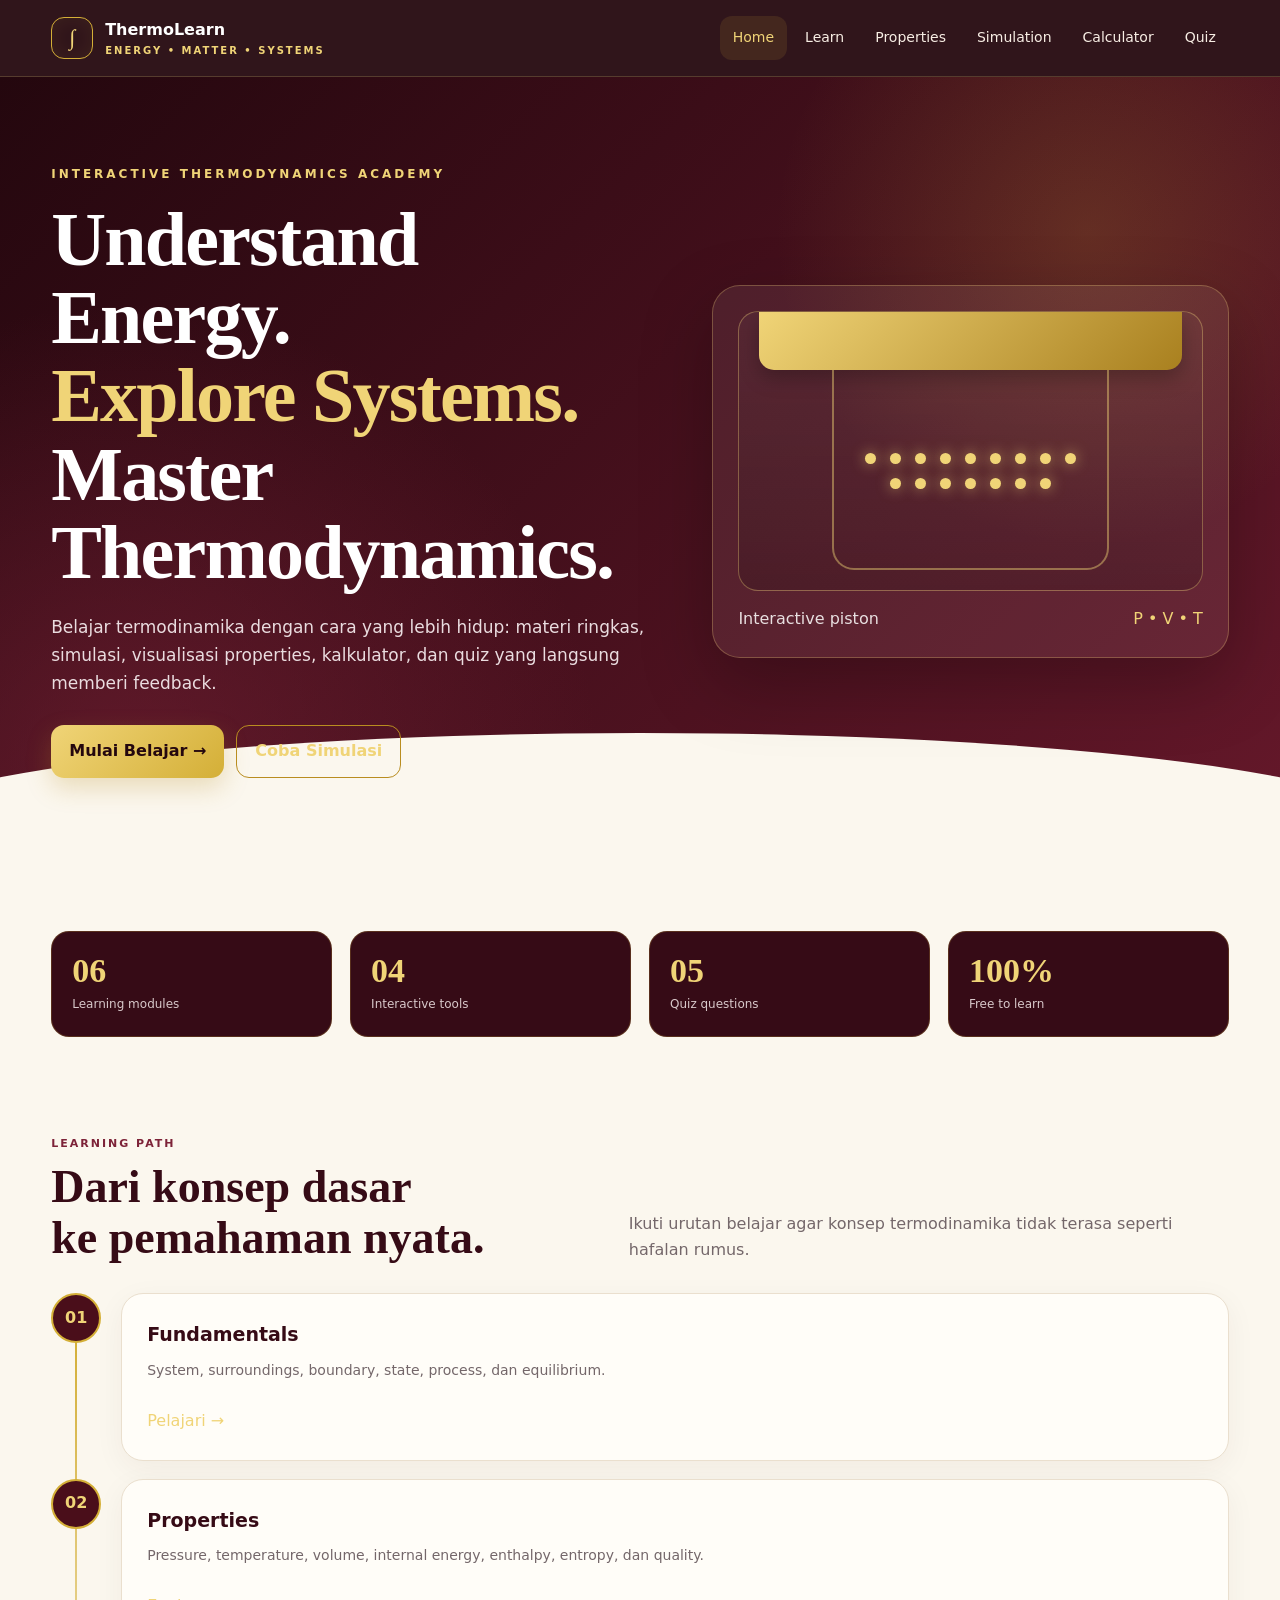
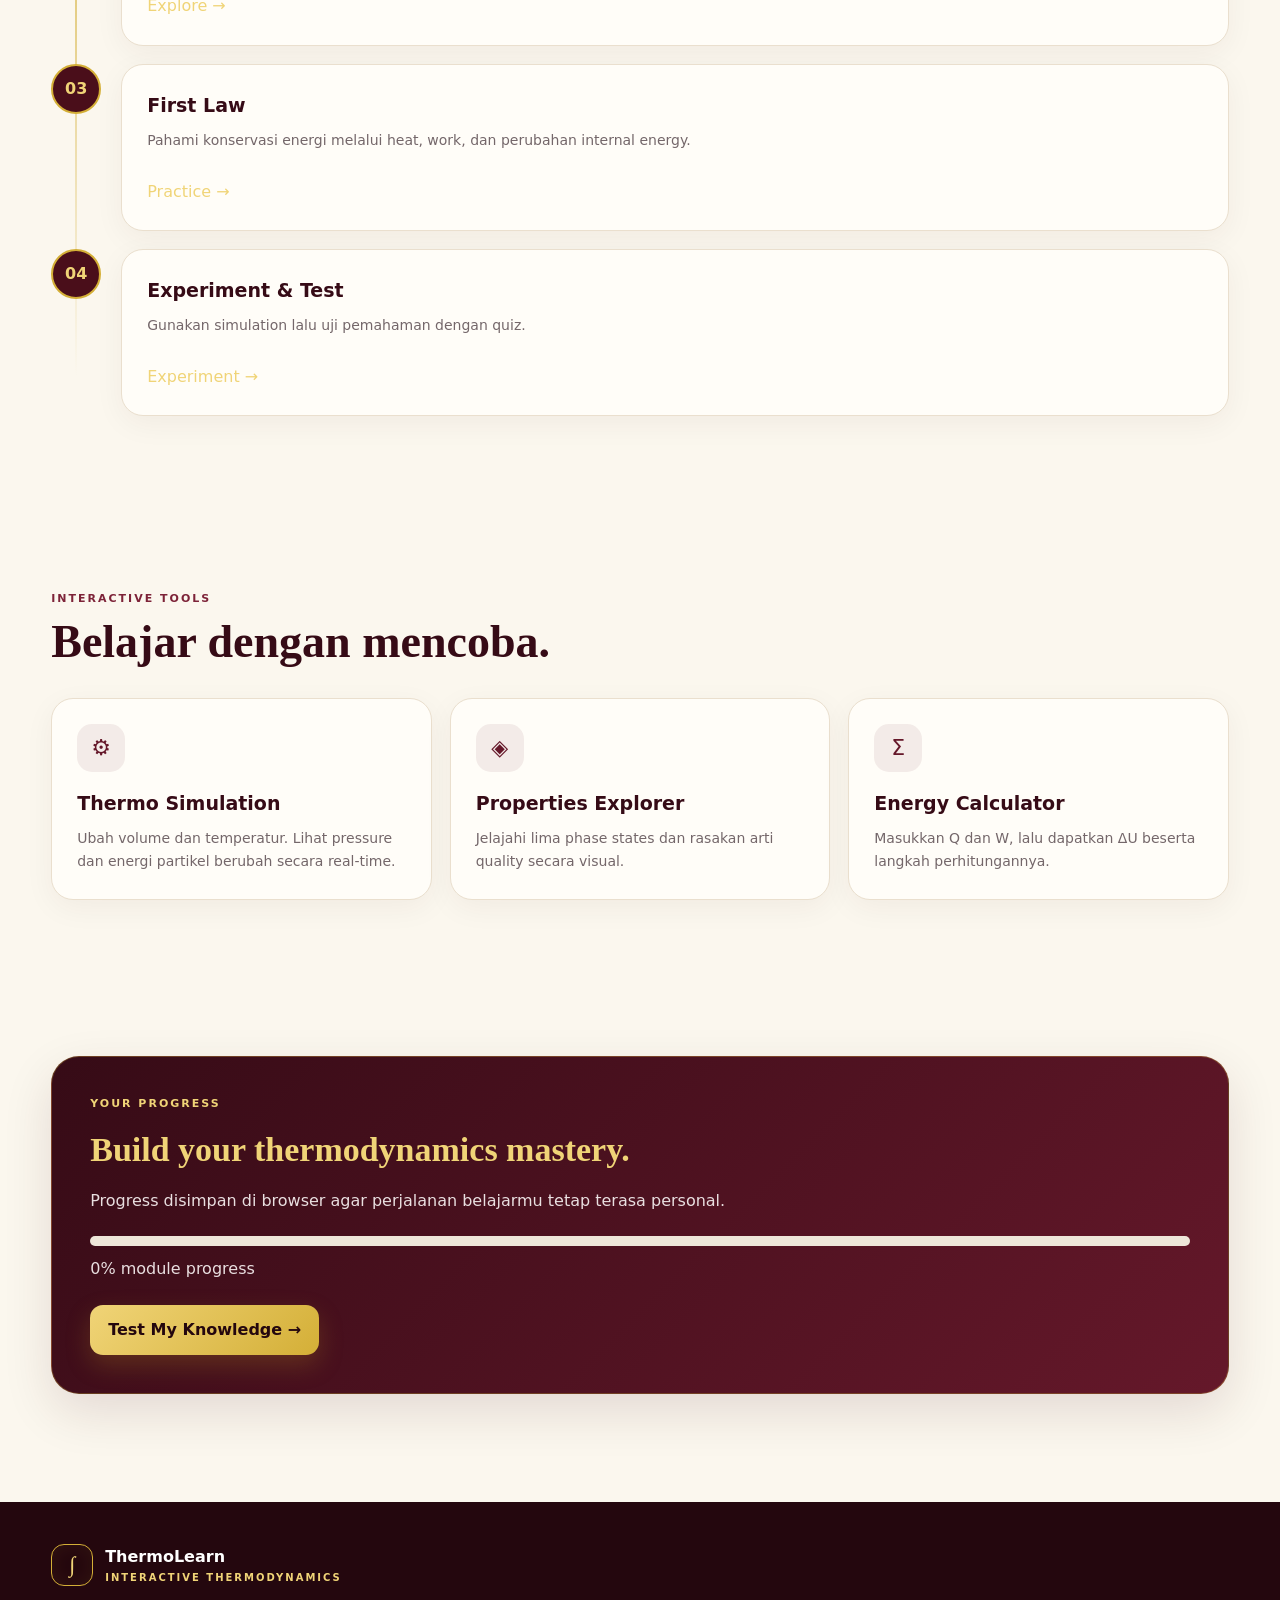
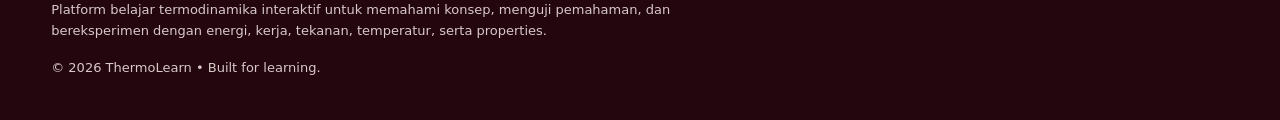
<file: index.html>
<!DOCTYPE html>
<html lang="id">

<head>

    <meta charset="UTF-8">

    <meta
        name="viewport"
        content="width=device-width, initial-scale=1.0">

    <meta
        name="description"
        content="ThermoLearn - Interactive Thermodynamics Academy">

    <title>
        ThermoLearn | Interactive Thermodynamics
    </title>

    <link
        rel="stylesheet"
        href="style.css">

</head>

<body>

    <div id="site-nav"></div>


    <!-- HERO -->

    <section class="hero">

        <div class="container hero-grid">

            <div>

                <div class="kicker">
                    Interactive Thermodynamics Academy
                </div>

                <h1>

                    Understand Energy.
                    <br>

                    <span>
                        Explore Systems.
                    </span>

                    <br>

                    Master Thermodynamics.

                </h1>

                <p>

                    Belajar termodinamika dengan cara
                    yang lebih hidup: materi ringkas,
                    simulasi, visualisasi properties,
                    kalkulator, dan quiz yang langsung
                    memberi feedback.

                </p>

                <div class="hero-actions">

                    <a
                        class="btn btn-gold"
                        href="learn.html">

                        Mulai Belajar →

                    </a>

                    <a
                        class="btn btn-outline"
                        href="simulation.html">

                        Coba Simulasi

                    </a>

                </div>

            </div>


            <div class="hero-card">

                <div class="piston">

                    <div class="piston-top"></div>

                    <div class="piston-body"></div>

                    <div class="particles">

                        <i class="particle"></i>
                        <i class="particle"></i>
                        <i class="particle"></i>
                        <i class="particle"></i>
                        <i class="particle"></i>
                        <i class="particle"></i>
                        <i class="particle"></i>
                        <i class="particle"></i>
                        <i class="particle"></i>
                        <i class="particle"></i>
                        <i class="particle"></i>
                        <i class="particle"></i>
                        <i class="particle"></i>
                        <i class="particle"></i>
                        <i class="particle"></i>
                        <i class="particle"></i>

                    </div>

                </div>

                <div
                    style="
                    display:flex;
                    justify-content:space-between;
                    margin-top:15px;
                    color:#e8dfe0;
                    ">

                    <span>
                        Interactive piston
                    </span>

                    <span class="gold">
                        P • V • T
                    </span>

                </div>

            </div>

        </div>

    </section>


    <!-- STATS -->

    <section class="section">

        <div class="container">

            <div class="grid grid-4">

                <div class="stat">

                    <b>06</b>

                    <span>
                        Learning modules
                    </span>

                </div>

                <div class="stat">

                    <b>04</b>

                    <span>
                        Interactive tools
                    </span>

                </div>

                <div class="stat">

                    <b>05</b>

                    <span>
                        Quiz questions
                    </span>

                </div>

                <div class="stat">

                    <b>100%</b>

                    <span>
                        Free to learn
                    </span>

                </div>

            </div>

        </div>

    </section>


    <!-- LEARNING PATH -->

    <section
        class="section"
        style="padding-top:20px">

        <div class="container">

            <div class="section-head">

                <div>

                    <div class="eyebrow">
                        Learning path
                    </div>

                    <h2>

                        Dari konsep dasar
                        <br>
                        ke pemahaman nyata.

                    </h2>

                </div>

                <p>

                    Ikuti urutan belajar agar konsep
                    termodinamika tidak terasa seperti
                    hafalan rumus.

                </p>

            </div>


            <div class="path">


                <div class="path-item">

                    <div class="num">
                        01
                    </div>

                    <div class="card">

                        <h3>
                            Fundamentals
                        </h3>

                        <p>

                            System, surroundings,
                            boundary, state,
                            process, dan equilibrium.

                        </p>

                        <br>

                        <a
                            class="gold"
                            href="learn.html">

                            Pelajari →

                        </a>

                    </div>

                </div>


                <div class="path-item">

                    <div class="num">
                        02
                    </div>

                    <div class="card">

                        <h3>
                            Properties
                        </h3>

                        <p>

                            Pressure, temperature,
                            volume, internal energy,
                            enthalpy, entropy,
                            dan quality.

                        </p>

                        <br>

                        <a
                            class="gold"
                            href="properties.html">

                            Explore →

                        </a>

                    </div>

                </div>


                <div class="path-item">

                    <div class="num">
                        03
                    </div>

                    <div class="card">

                        <h3>
                            First Law
                        </h3>

                        <p>

                            Pahami konservasi energi
                            melalui heat, work,
                            dan perubahan internal energy.

                        </p>

                        <br>

                        <a
                            class="gold"
                            href="calculator.html">

                            Practice →

                        </a>

                    </div>

                </div>


                <div class="path-item">

                    <div class="num">
                        04
                    </div>

                    <div class="card">

                        <h3>
                            Experiment & Test
                        </h3>

                        <p>

                            Gunakan simulation
                            lalu uji pemahaman
                            dengan quiz.

                        </p>

                        <br>

                        <a
                            class="gold"
                            href="simulation.html">

                            Experiment →

                        </a>

                    </div>

                </div>

            </div>

        </div>

    </section>


    <!-- TOOLS -->

    <section class="section">

        <div class="container">

            <div class="section-head">

                <div>

                    <div class="eyebrow">
                        Interactive tools
                    </div>

                    <h2>
                        Belajar dengan mencoba.
                    </h2>

                </div>

            </div>


            <div class="grid grid-3">


                <a
                    class="card"
                    href="simulation.html">

                    <div class="icon">
                        ⚙
                    </div>

                    <h3>
                        Thermo Simulation
                    </h3>

                    <p>

                        Ubah volume dan temperatur.
                        Lihat pressure dan energi
                        partikel berubah secara real-time.

                    </p>

                </a>


                <a
                    class="card"
                    href="properties.html">

                    <div class="icon">
                        ◈
                    </div>

                    <h3>
                        Properties Explorer
                    </h3>

                    <p>

                        Jelajahi lima phase states
                        dan rasakan arti quality
                        secara visual.

                    </p>

                </a>


                <a
                    class="card"
                    href="calculator.html">

                    <div class="icon">
                        Σ
                    </div>

                    <h3>
                        Energy Calculator
                    </h3>

                    <p>

                        Masukkan Q dan W,
                        lalu dapatkan ΔU
                        beserta langkah perhitungannya.

                    </p>

                </a>

            </div>

        </div>

    </section>


    <!-- PROGRESS -->

    <section class="section">

        <div class="container">

            <div class="callout">

                <div
                    class="eyebrow"
                    style="color:var(--gold-light)">

                    Your progress

                </div>

                <h2>
                    Build your thermodynamics mastery.
                </h2>

                <p>

                    Progress disimpan di browser
                    agar perjalanan belajarmu
                    tetap terasa personal.

                </p>

                <div class="progress-wrap">

                    <div
                        class="progress-bar"
                        data-progress>
                    </div>

                </div>

                <p>

                    <span
                        data-progress-text>
                        0%
                    </span>

                    module progress

                </p>

                <a
                    class="btn btn-gold"
                    href="quiz.html">

                    Test My Knowledge →

                </a>

            </div>

        </div>

    </section>


    <div id="site-footer"></div>


    <script src="app.js"></script>

    <script>
        renderNav("index.html");
    </script>

</body>

</html>
</file>
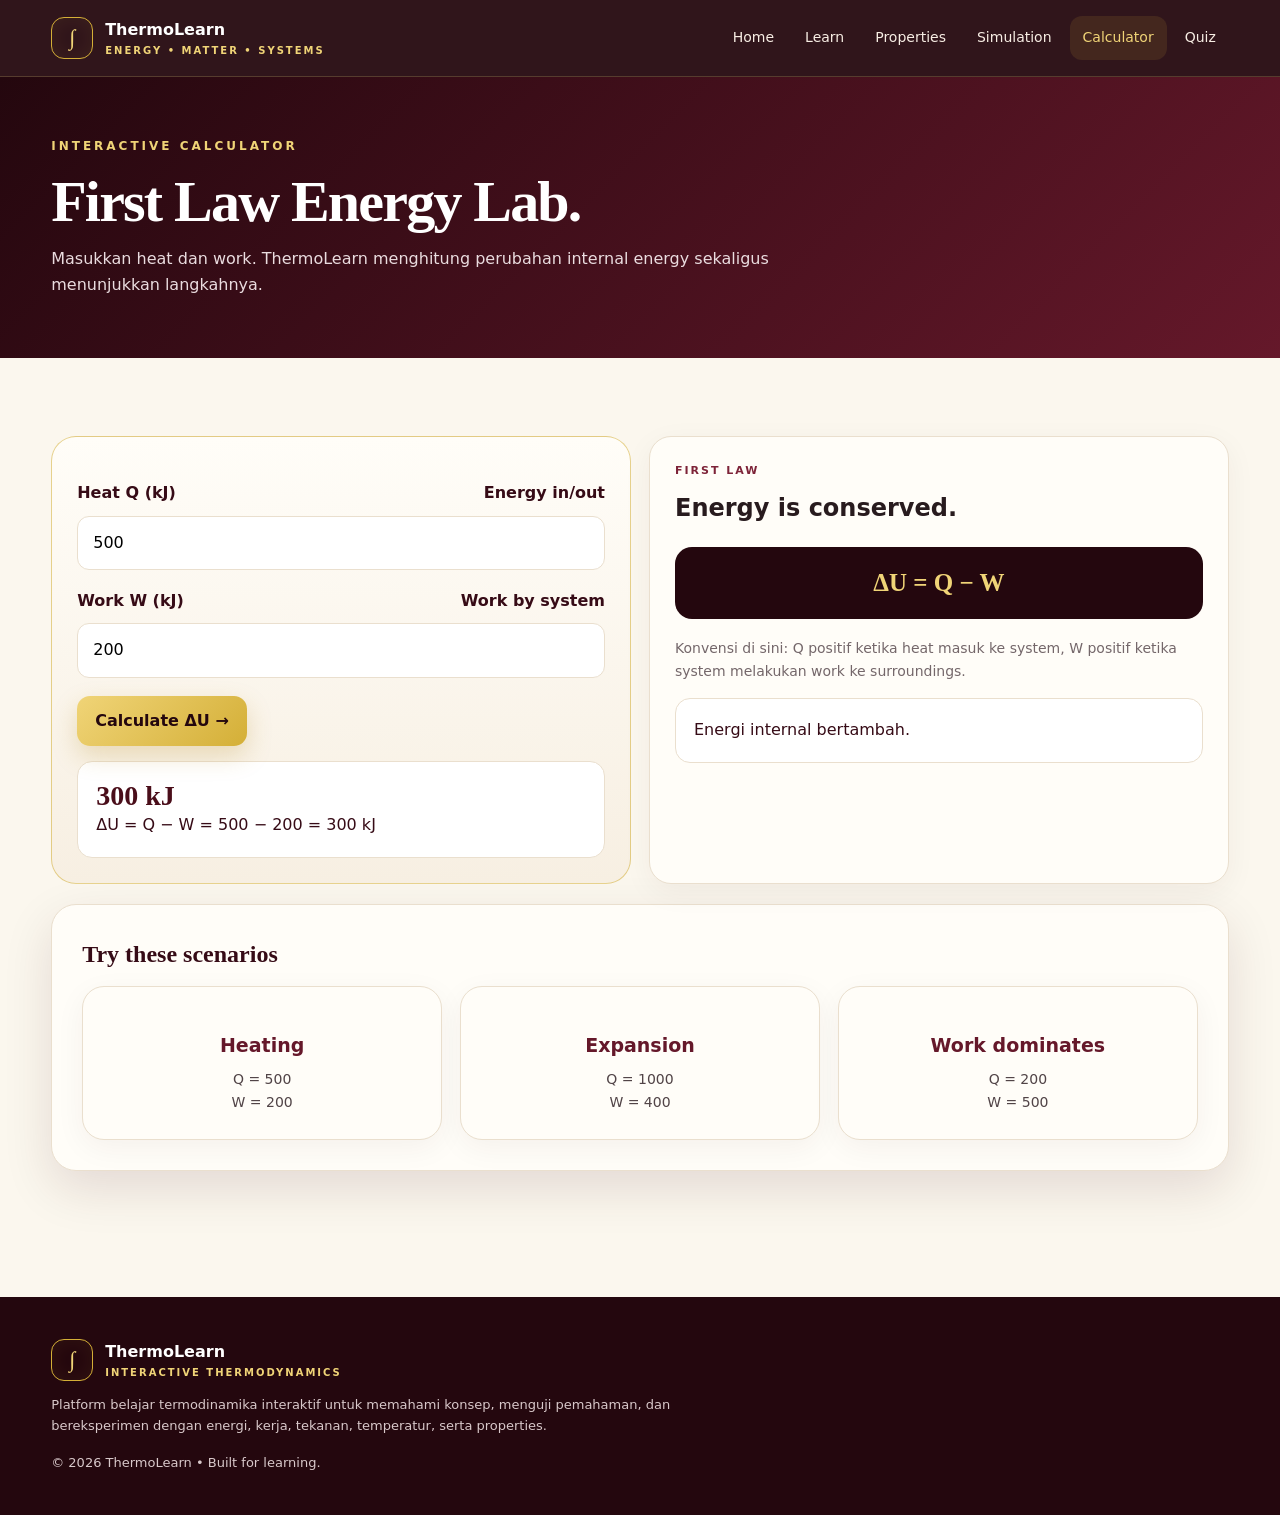
<file: calculator.html>
<!DOCTYPE html>
<html lang="id">

<head>

    <meta charset="UTF-8">

    <meta
        name="viewport"
        content="width=device-width, initial-scale=1.0">

    <title>
        Calculator | ThermoLearn
    </title>

    <link
        rel="stylesheet"
        href="style.css">

</head>

<body>

    <div id="site-nav"></div>


    <section class="page-hero">

        <div class="container">

            <div class="kicker">
                Interactive Calculator
            </div>

            <h1>
                First Law Energy Lab.
            </h1>

            <p>

                Masukkan heat dan work.
                ThermoLearn menghitung perubahan
                internal energy sekaligus
                menunjukkan langkahnya.

            </p>

        </div>

    </section>


    <section class="section">

        <div class="container">


            <div class="grid grid-2">


                <!-- CALCULATOR -->

                <div class="interactive">

                    <div class="control">

                        <label>

                            <span>
                                Heat Q (kJ)
                            </span>

                            <span>
                                Energy in/out
                            </span>

                        </label>

                        <input
                            id="qInput"
                            type="number"
                            value="500">

                    </div>


                    <div class="control">

                        <label>

                            <span>
                                Work W (kJ)
                            </span>

                            <span>
                                Work by system
                            </span>

                        </label>

                        <input
                            id="wInput"
                            type="number"
                            value="200">

                    </div>


                    <button
                        class="btn btn-gold"
                        id="calculate">

                        Calculate ΔU →

                    </button>


                    <div class="result">

                        <div
                            class="readout"
                            id="du">

                            300 kJ

                        </div>

                        <p id="steps">

                            ΔU = Q − W
                            =
                            500 − 200
                            =
                            300 kJ

                        </p>

                    </div>

                </div>


                <!-- EXPLANATION -->

                <div class="card">

                    <div class="eyebrow">
                        First Law
                    </div>

                    <h2>
                        Energy is conserved.
                    </h2>


                    <div class="formula">

                        ΔU = Q − W

                    </div>


                    <p>

                        Konvensi di sini:
                        Q positif ketika heat
                        masuk ke system,
                        W positif ketika system
                        melakukan work ke surroundings.

                    </p>


                    <div
                        class="result"
                        id="interpret">

                        Energi internal bertambah.

                    </div>

                </div>

            </div>


            <!-- SCENARIOS -->

            <div
                class="lesson"
                style="margin-top:20px">

                <h2>
                    Try these scenarios
                </h2>


                <div class="grid grid-3">


                    <button
                        class="card"
                        onclick="
                        setCalc(500,200)
                        ">

                        <h3>
                            Heating
                        </h3>

                        <p>
                            Q = 500
                            <br>
                            W = 200
                        </p>

                    </button>


                    <button
                        class="card"
                        onclick="
                        setCalc(1000,400)
                        ">

                        <h3>
                            Expansion
                        </h3>

                        <p>
                            Q = 1000
                            <br>
                            W = 400
                        </p>

                    </button>


                    <button
                        class="card"
                        onclick="
                        setCalc(200,500)
                        ">

                        <h3>
                            Work dominates
                        </h3>

                        <p>
                            Q = 200
                            <br>
                            W = 500
                        </p>

                    </button>


                </div>

            </div>


        </div>

    </section>


    <div id="site-footer"></div>


    <script src="app.js"></script>


    <script>

        function setCalc(Q, W) {

            document.getElementById(
                "qInput"
            ).value = Q;

            document.getElementById(
                "wInput"
            ).value = W;

            document.getElementById(
                "calculate"
            ).click();

        }


        renderNav("calculator.html");


        document.addEventListener(
            "DOMContentLoaded",
            () => {

                document
                    .getElementById(
                        "calculate"
                    )
                    .onclick = () => {

                        const Q =
                            Number(
                                document
                                    .getElementById(
                                        "qInput"
                                    )
                                    .value
                            ) || 0;


                        const W =
                            Number(
                                document
                                    .getElementById(
                                        "wInput"
                                    )
                                    .value
                            ) || 0;


                        const U =
                            Q - W;


                        document
                            .getElementById(
                                "du"
                            )
                            .textContent =
                            U + " kJ";


                        document
                            .getElementById(
                                "steps"
                            )
                            .textContent =
                            `ΔU = Q − W = ${Q} − ${W} = ${U} kJ`;


                        document
                            .getElementById(
                                "interpret"
                            )
                            .textContent =

                            U > 0

                            ? "Energi internal bertambah."

                            : U < 0

                            ? "Energi internal berkurang."

                            : "Energi internal tidak berubah.";


                        markVisited(
                            "calculator"
                        );

                    };

            }
        );

    </script>

</body>

</html>
</file>
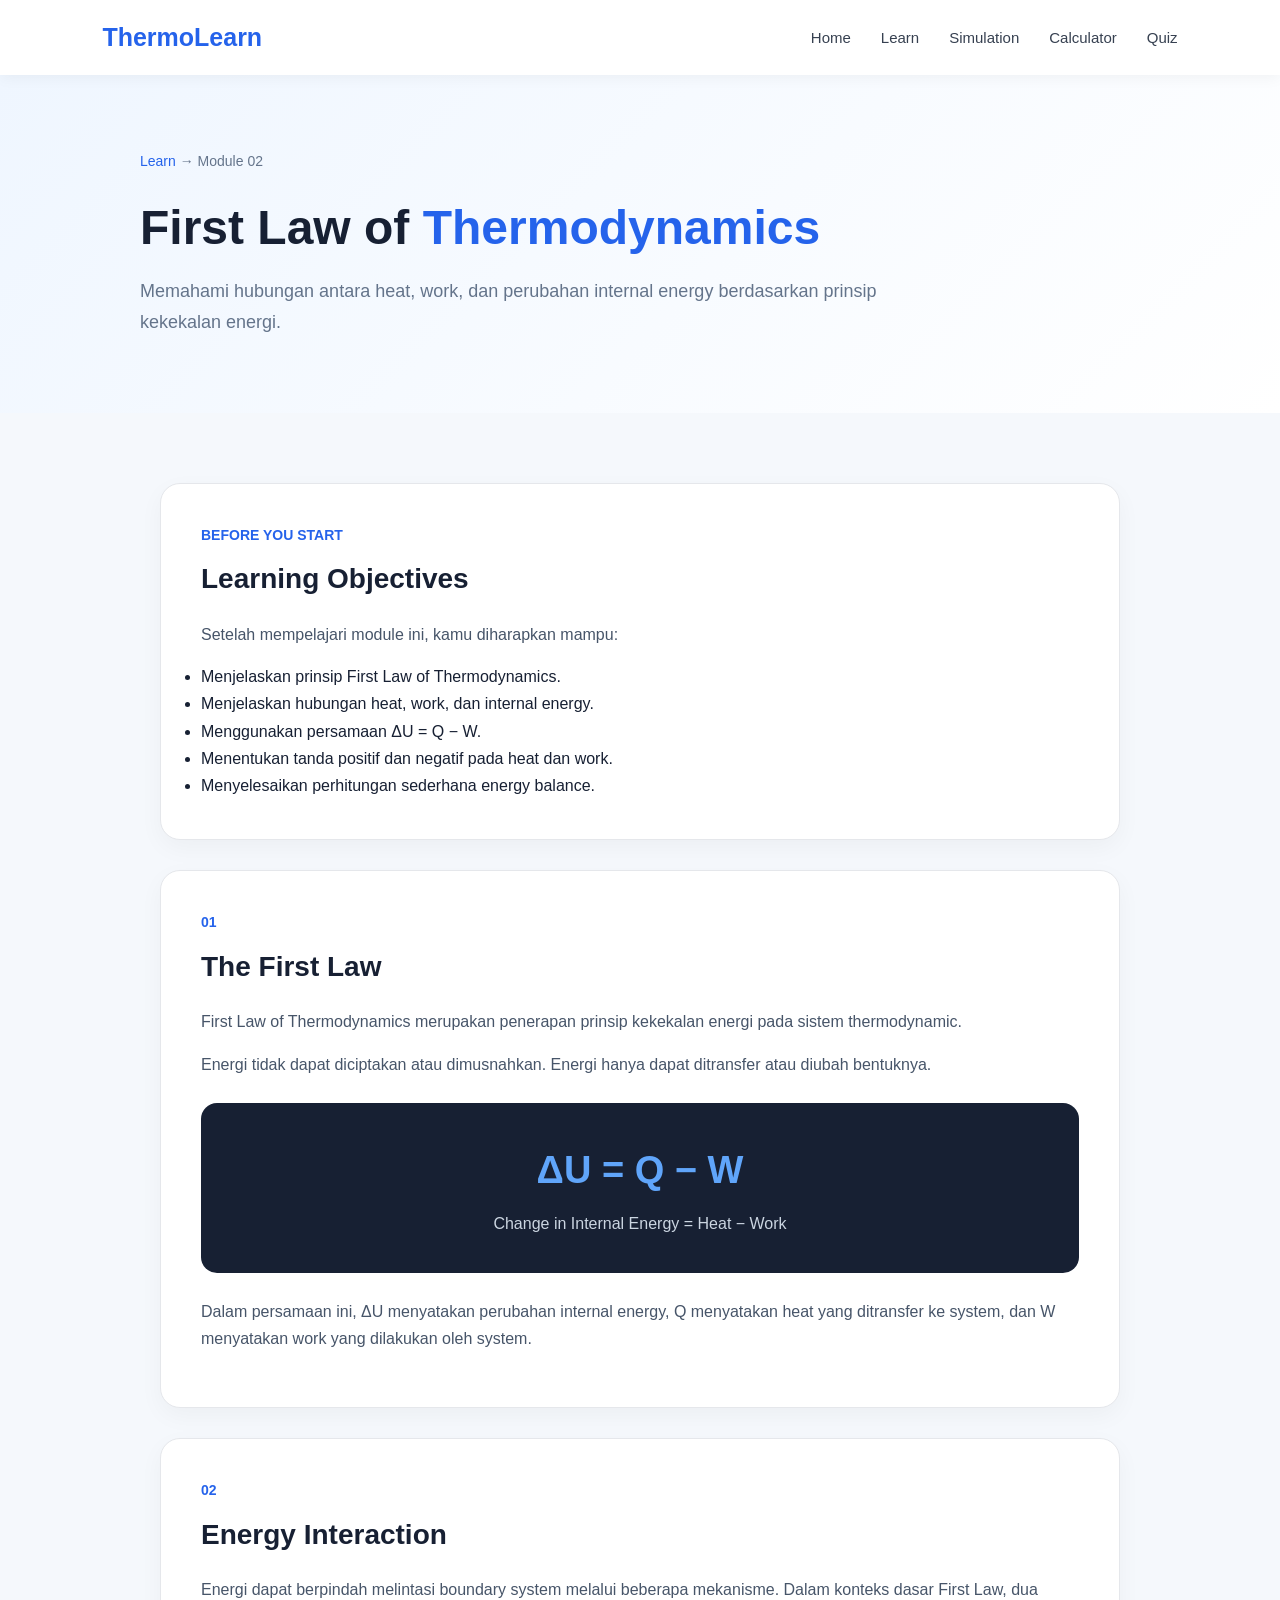
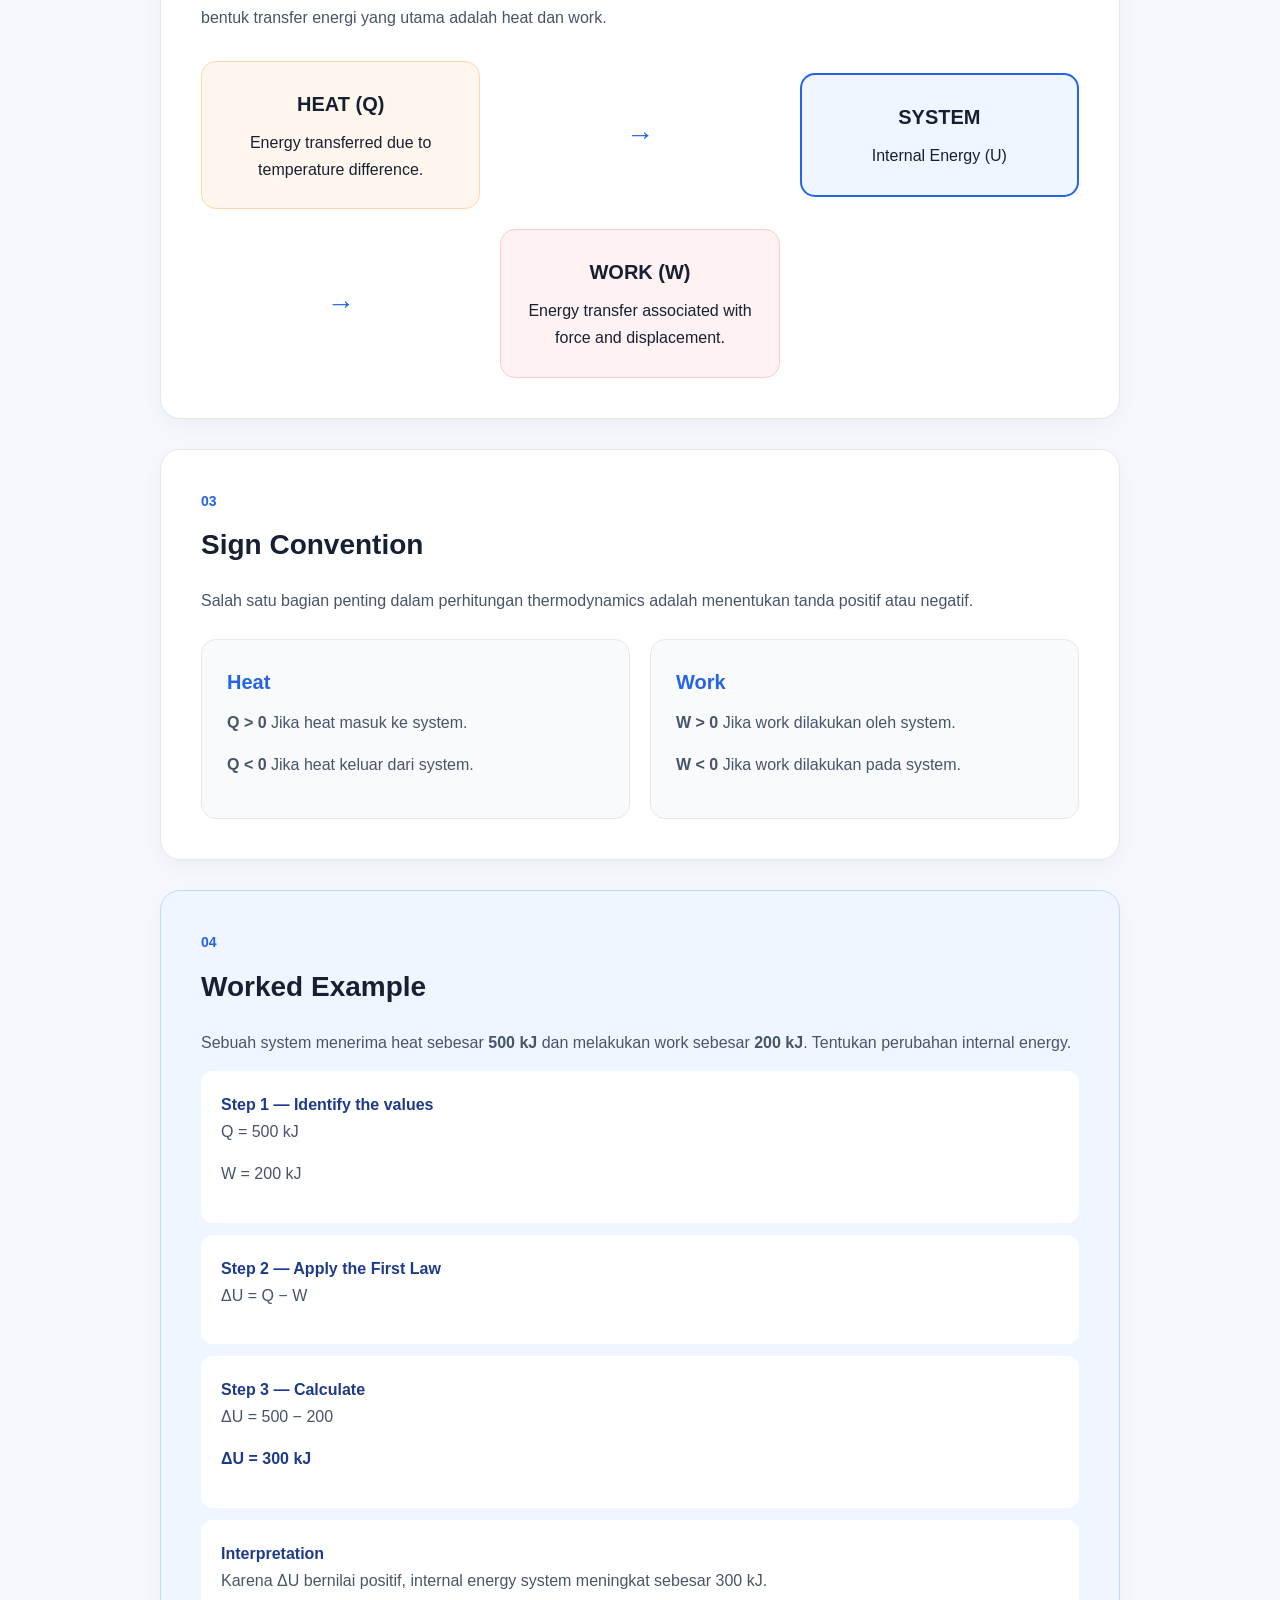
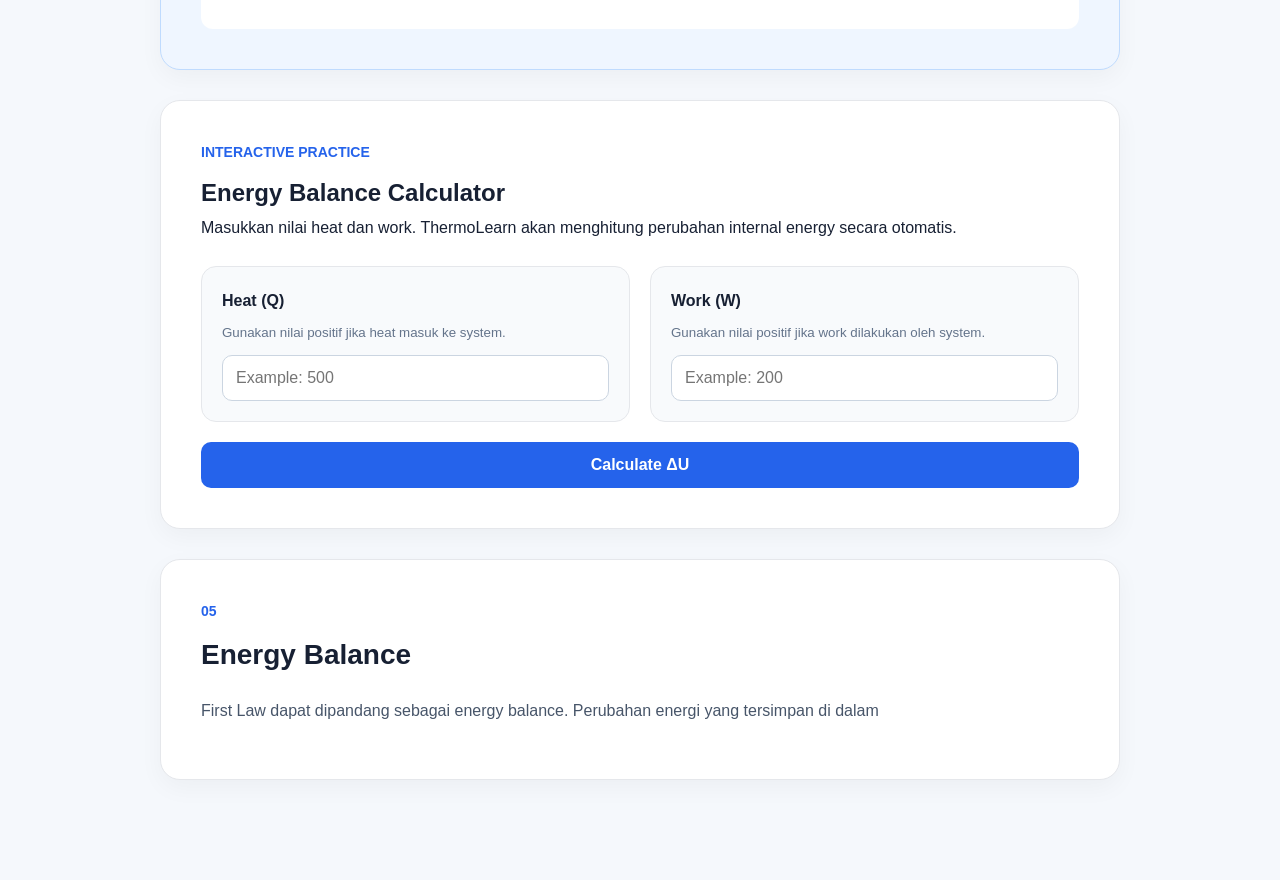
<file: first-law.html>
<!DOCTYPE html>
<html lang="id">

<head>

    <meta charset="UTF-8">
    <meta name="viewport" content="width=device-width, initial-scale=1.0">

    <title>First Law of Thermodynamics | ThermoLearn</title>

    <style>

        * {
            margin: 0;
            padding: 0;
            box-sizing: border-box;
        }

        body {
            font-family: Arial, sans-serif;
            background: #f5f8fc;
            color: #172033;
            line-height: 1.7;
        }

        /* NAVBAR */

        nav {
            height: 75px;
            background: white;

            display: flex;
            align-items: center;
            justify-content: space-between;

            padding: 0 8%;

            box-shadow: 0 2px 15px rgba(0,0,0,0.05);

            position: sticky;
            top: 0;
            z-index: 100;
        }

        .logo {
            font-size: 25px;
            font-weight: bold;
            color: #2563eb;
        }

        nav ul {
            display: flex;
            list-style: none;
            gap: 30px;
        }

        nav ul li a {
            text-decoration: none;
            color: #374151;
            font-size: 15px;
        }

        nav ul li a:hover {
            color: #2563eb;
        }

        /* HERO */

        .hero {
            padding: 75px 8%;

            background:
                linear-gradient(
                    135deg,
                    #eff6ff,
                    #ffffff
                );
        }

        .container {
            max-width: 1000px;
            margin: auto;
        }

        .breadcrumb {
            color: #64748b;
            font-size: 14px;
            margin-bottom: 25px;
        }

        .breadcrumb a {
            color: #2563eb;
            text-decoration: none;
        }

        .hero h1 {
            font-size: 48px;
            line-height: 1.2;
            margin-bottom: 20px;
        }

        .hero h1 span {
            color: #2563eb;
        }

        .hero p {
            color: #64748b;
            font-size: 18px;
            max-width: 750px;
        }

        /* CONTENT */

        main {
            max-width: 1000px;
            margin: auto;
            padding: 70px 20px;
        }

        .section {
            background: white;
            padding: 40px;
            border-radius: 20px;
            margin-bottom: 30px;

            border: 1px solid #e5e7eb;

            box-shadow:
                0 8px 25px
                rgba(0,0,0,0.04);
        }

        .number {
            color: #2563eb;
            font-size: 14px;
            font-weight: bold;
            margin-bottom: 8px;
        }

        .section h2 {
            font-size: 28px;
            margin-bottom: 18px;
        }

        .section h3 {
            font-size: 20px;
            margin-top: 25px;
            margin-bottom: 10px;
        }

        .section p {
            color: #475569;
            margin-bottom: 15px;
        }

        /* FORMULA */

        .formula-box {
            background: #172033;
            color: white;

            padding: 35px;

            border-radius: 16px;

            text-align: center;

            margin: 25px 0;
        }

        .formula {
            font-size: 38px;
            color: #60a5fa;
            font-weight: bold;
        }

        .formula-note {
            color: #cbd5e1;
            margin-top: 8px;
        }

        /* ENERGY FLOW */

        .energy-flow {
            display: grid;
            grid-template-columns: 1fr 1fr 1fr;
            align-items: center;
            gap: 20px;

            margin-top: 30px;
        }

        .energy-box {
            padding: 25px;
            border-radius: 15px;
            text-align: center;
        }

        .heat-box {
            background: #fff7ed;
            border: 1px solid #fed7aa;
        }

        .system-box {
            background: #eff6ff;
            border: 2px solid #2563eb;
        }

        .work-box {
            background: #fef2f2;
            border: 1px solid #fecaca;
        }

        .energy-box strong {
            display: block;
            font-size: 20px;
            margin-bottom: 8px;
        }

        .arrow {
            text-align: center;
            font-size: 28px;
            color: #2563eb;
        }

        /* SIGN CONVENTION */

        .sign-grid {
            display: grid;
            grid-template-columns: 1fr 1fr;
            gap: 20px;
            margin-top: 25px;
        }

        .sign-card {
            padding: 25px;
            background: #f8fafc;
            border-radius: 15px;
            border: 1px solid #e5e7eb;
        }

        .sign-card h3 {
            margin-top: 0;
            color: #2563eb;
        }

        /* EXAMPLE */

        .example {
            background: #eff6ff;
            border: 1px solid #bfdbfe;
        }

        .example-step {
            background: white;
            padding: 20px;
            border-radius: 12px;
            margin-top: 12px;
        }

        .example-step strong {
            color: #1e3a8a;
        }

        /* INTERACTIVE */

        .interactive {
            background: white;
            padding: 40px;
            border-radius: 20px;
            margin-bottom: 30px;
            border: 1px solid #e5e7eb;
            box-shadow: 0 8px 25px rgba(0,0,0,0.04);
        }

        .controls {
            display: grid;
            grid-template-columns: 1fr 1fr;
            gap: 20px;
            margin-top: 25px;
        }

        .input-card {
            background: #f8fafc;
            padding: 20px;
            border-radius: 15px;
            border: 1px solid #e5e7eb;
        }

        .input-card label {
            display: block;
            font-weight: bold;
            margin-bottom: 8px;
        }

        .input-card small {
            color: #64748b;
            display: block;
            margin-bottom: 10px;
        }

        .input-card input {
            width: 100%;
            padding: 13px;
            border-radius: 10px;
            border: 1px solid #cbd5e1;
            font-size: 16px;
        }

        .calculate {
            width: 100%;
            margin-top: 20px;
            padding: 14px;
            border: none;
            border-radius: 10px;
            background: #2563eb;
            color: white;
            font-weight: bold;
            cursor: pointer;
            font-size: 16px;
        }

        .calculate:hover {
            background: #1d4ed8;
        }

        .interactive-result {
            display: none;
            margin-top: 25px;
            padding: 25px;
            border-radius: 15px;
            background: #eff6ff;
            border: 1px solid #bfdbfe;
        }

        .big-result {
            font-size: 38px;
            color: #2563eb;
            font-weight: bold;
            margin: 10px 0 20px;
        }

        .calculation {
            background: white;
            padding: 18px;
            border-radius: 10px;
            font-family: monospace;
        }

        /* TAKEAWAYS */

        .takeaways {
            background: #172033;
            color: white;
        }

        .takeaways h2 {
            color: white;
        }

        .takeaways li {
            color: #dbeafe;
            margin-bottom: 10px;
        }

        /* NAV BUTTONS */

        .navigation {
            display: flex;
            justify-content: space-between;
            gap: 15px;
            margin-top: 40px;
        }

        .button {
            display: inline-block;
            padding: 13px 22px;
            border-radius: 10px;
            text-decoration: none;
            font-weight: bold;
        }

        .primary {
            background: #2563eb;
            color: white;
        }

        .secondary {
            background: white;
            color: #2563eb;
            border: 1px solid #2563eb;
        }

        /* FOOTER */

        footer {
            background: #172033;
            color: white;
            text-align: center;
            padding: 30px;
        }

        /* RESPONSIVE */

        @media (max-width: 750px) {

            nav ul {
                display: none;
            }

            .hero h1 {
                font-size: 38px;
            }

            .energy-flow {
                grid-template-columns: 1fr;
            }

            .controls {
                grid-template-columns: 1fr;
            }

            .sign-grid {
                grid-template-columns: 1fr;
            }

            .section,
            .interactive {
                padding: 25px;
            }

        }

    </style>

</head>


<body><script>

function calculateEnergy() {

    let Q = parseFloat(
        document.getElementById("heatInput").value
    );

    let W = parseFloat(
        document.getElementById("workInput").value
    );

    if (isNaN(Q) || isNaN(W)) {

        alert("Masukkan nilai Heat (Q) dan Work (W) terlebih dahulu.");

        return;
    }

    let deltaU = Q - W;

    document.getElementById("energyResult").style.display = "block";

    document.getElementById("deltaU").textContent =
        deltaU.toFixed(2) + " kJ";

    document.getElementById("energyCalculation").innerHTML =
        "ΔU = Q − W<br><br>" +
        "ΔU = " + Q + " − " + W + "<br><br>" +
        "ΔU = " + deltaU.toFixed(2) + " kJ";

    if (deltaU > 0) {

        document.getElementById("energyInterpretation").textContent =
            "Internal energy meningkat karena heat yang masuk lebih besar daripada work yang dilakukan oleh system.";

    } else if (deltaU < 0) {

        document.getElementById("energyInterpretation").textContent =
            "Internal energy menurun karena work yang dilakukan oleh system lebih besar daripada heat yang masuk.";

    } else {

        document.getElementById("energyInterpretation").textContent =
            "Internal energy tidak berubah karena heat dan work memiliki nilai yang sama.";

    }

}

</script>

</body><script>

function calculateEnergy() {

    let Q = parseFloat(
        document.getElementById("heatInput").value
    );

    let W = parseFloat(
        document.getElementById("workInput").value
    );

    if (isNaN(Q) || isNaN(W)) {
        alert("Masukkan nilai Heat (Q) dan Work (W) terlebih dahulu.");
        return;
    }

    let deltaU = Q - W;

    document.getElementById("energyResult").style.display = "block";

    document.getElementById("deltaU").textContent =
        deltaU.toFixed(2) + " kJ";

    document.getElementById("energyCalculation").innerHTML =
        "ΔU = Q − W<br><br>" +
        "ΔU = " + Q + " − " + W + "<br><br>" +
        "ΔU = " + deltaU.toFixed(2) + " kJ";

    if (deltaU > 0) {

        document.getElementById("energyInterpretation").textContent =
            "Internal energy meningkat karena heat yang masuk lebih besar daripada work yang dilakukan oleh system.";

    } else if (deltaU < 0) {

        document.getElementById("energyInterpretation").textContent =
            "Internal energy menurun karena work yang dilakukan oleh system lebih besar daripada heat yang masuk.";

    } else {

        document.getElementById("energyInterpretation").textContent =
            "Internal energy tidak berubah karena heat dan work memiliki nilai yang sama.";

    }

}

</script>

</html>


    <!-- NAVBAR -->
<nav>

    <div class="logo">
        ThermoLearn
    </div>

    <ul>

        <li>
            <a href="index.html">Home</a>
        </li>

        <li>
            <a href="learn.html">Learn</a>
        </li>

        <li>
            <a href="simulation.html">Simulation</a>
        </li>

        <li>
            <a href="calculator.html">Calculator</a>
        </li>

        <li>
            <a href="quiz.html">Quiz</a>
        </li>

    </ul>

</nav>


    <!-- HERO -->

    <section class="hero">

        <div class="container">

            <div class="breadcrumb">

                <a href="learn.html">
                    Learn
                </a>

                →

                Module 02

            </div>

            <h1>

                First Law of
                <span>Thermodynamics</span>

            </h1>

            <p>

                Memahami hubungan antara heat,
                work, dan perubahan internal energy
                berdasarkan prinsip kekekalan energi.

            </p>

        </div>

    </section>


    <main>


        <!-- OBJECTIVES -->

        <section class="section">

            <div class="number">
                BEFORE YOU START
            </div>

            <h2>
                Learning Objectives
            </h2>

            <p>
                Setelah mempelajari module ini,
                kamu diharapkan mampu:
            </p>

            <ul>

                <li>
                    Menjelaskan prinsip First Law of Thermodynamics.
                </li>

                <li>
                    Menjelaskan hubungan heat, work,
                    dan internal energy.
                </li>

                <li>
                    Menggunakan persamaan ΔU = Q − W.
                </li>

                <li>
                    Menentukan tanda positif dan negatif
                    pada heat dan work.
                </li>

                <li>
                    Menyelesaikan perhitungan sederhana
                    energy balance.
                </li>

            </ul>

        </section>


        <!-- SECTION 01 -->

        <section class="section">

            <div class="number">
                01
            </div>

            <h2>
                The First Law
            </h2>

            <p>

                First Law of Thermodynamics merupakan
                penerapan prinsip kekekalan energi
                pada sistem thermodynamic.

            </p>

            <p>

                Energi tidak dapat diciptakan atau
                dimusnahkan. Energi hanya dapat
                ditransfer atau diubah bentuknya.

            </p>

            <div class="formula-box">

                <div class="formula">
                    ΔU = Q − W
                </div>

                <div class="formula-note">
                    Change in Internal Energy = Heat − Work
                </div>

            </div>

            <p>

                Dalam persamaan ini, ΔU menyatakan
                perubahan internal energy, Q menyatakan
                heat yang ditransfer ke system, dan W
                menyatakan work yang dilakukan oleh system.

            </p>

        </section>


        <!-- SECTION 02 -->

        <section class="section">

            <div class="number">
                02
            </div>

            <h2>
                Energy Interaction
            </h2>

            <p>

                Energi dapat berpindah melintasi boundary
                system melalui beberapa mekanisme.
                Dalam konteks dasar First Law, dua bentuk
                transfer energi yang utama adalah heat dan work.

            </p>

            <div class="energy-flow">

                <div class="energy-box heat-box">

                    <strong>
                        HEAT (Q)
                    </strong>

                    Energy transferred
                    due to temperature difference.

                </div>

                <div class="arrow">
                    →
                </div>

                <div class="energy-box system-box">

                    <strong>
                        SYSTEM
                    </strong>

                    Internal Energy (U)

                </div>

                <div class="arrow">
                    →
                </div>

                <div class="energy-box work-box">

                    <strong>
                        WORK (W)
                    </strong>

                    Energy transfer associated
                    with force and displacement.

                </div>

            </div>

        </section>


        <!-- SECTION 03 -->

        <section class="section">

            <div class="number">
                03
            </div>

            <h2>
                Sign Convention
            </h2>

            <p>

                Salah satu bagian penting dalam perhitungan
                thermodynamics adalah menentukan tanda
                positif atau negatif.

            </p>

            <div class="sign-grid">

                <div class="sign-card">

                    <h3>
                        Heat
                    </h3>

                    <p>

                        <strong>Q > 0</strong>

                        Jika heat masuk ke system.

                    </p>

                    <p>

                        <strong>Q < 0</strong>

                        Jika heat keluar dari system.

                    </p>

                </div>


                <div class="sign-card">

                    <h3>
                        Work
                    </h3>

                    <p>

                        <strong>W > 0</strong>

                        Jika work dilakukan oleh system.

                    </p>

                    <p>

                        <strong>W < 0</strong>

                        Jika work dilakukan pada system.

                    </p>

                </div>

            </div>

        </section>


        <!-- SECTION 04 -->

        <section class="section example">

            <div class="number">
                04
            </div>

            <h2>
                Worked Example
            </h2>

            <p>

                Sebuah system menerima heat sebesar
                <strong>500 kJ</strong> dan melakukan
                work sebesar <strong>200 kJ</strong>.
                Tentukan perubahan internal energy.

            </p>

            <div class="example-step">

                <strong>
                    Step 1 — Identify the values
                </strong>

                <p>
                    Q = 500 kJ
                </p>

                <p>
                    W = 200 kJ
                </p>

            </div>

            <div class="example-step">

                <strong>
                    Step 2 — Apply the First Law
                </strong>

                <p>
                    ΔU = Q − W
                </p>

            </div>

            <div class="example-step">

                <strong>
                    Step 3 — Calculate
                </strong>

                <p>
                    ΔU = 500 − 200
                </p>

                <p>
                    <strong>
                        ΔU = 300 kJ
                    </strong>
                </p>

            </div>

            <div class="example-step">

                <strong>
                    Interpretation
                </strong>

                <p>

                    Karena ΔU bernilai positif,
                    internal energy system meningkat
                    sebesar 300 kJ.

                </p>

            </div>

        </section>


        <!-- INTERACTIVE ENERGY BALANCE -->

        <section class="interactive">

            <div class="number">
                INTERACTIVE PRACTICE
            </div>

            <h2>
                Energy Balance Calculator
            </h2>

            <p>

                Masukkan nilai heat dan work.
                ThermoLearn akan menghitung perubahan
                internal energy secara otomatis.

            </p>


            <div class="controls">

                <div class="input-card">

                    <label>
                        Heat (Q)
                    </label>

                    <small>
                        Gunakan nilai positif jika heat
                        masuk ke system.
                    </small>

                    <input
                        type="number"
                        id="heatInput"
                        placeholder="Example: 500"
                    >

                </div>


                <div class="input-card">

                    <label>
                        Work (W)
                    </label>

                    <small>
                        Gunakan nilai positif jika work
                        dilakukan oleh system.
                    </small>

                    <input
                        type="number"
                        id="workInput"
                        placeholder="Example: 200"
                    >

                </div>

            </div>


            <button
                class="calculate"
                onclick="calculateEnergy()"
            >

                Calculate ΔU

            </button>


            <div
                class="interactive-result"
                id="energyResult"
            >

                <h3>
                    Result
                </h3>

                <div
                    class="big-result"
                    id="deltaU"
                >
                    0 kJ
                </div>

                <div
                    class="calculation"
                    id="energyCalculation"
                >
                </div>

                <p
                    id="energyInterpretation"
                >
                </p>

            </div>

        </section>


        <!-- SECTION 05 -->

        <section class="section">

            <div class="number">
                05
            </div>

            <h2>
                Energy Balance
            </h2>

            <p>

                First Law dapat dipandang sebagai
                energy balance. Perubahan energi
                yang tersimpan di dalam
</file>
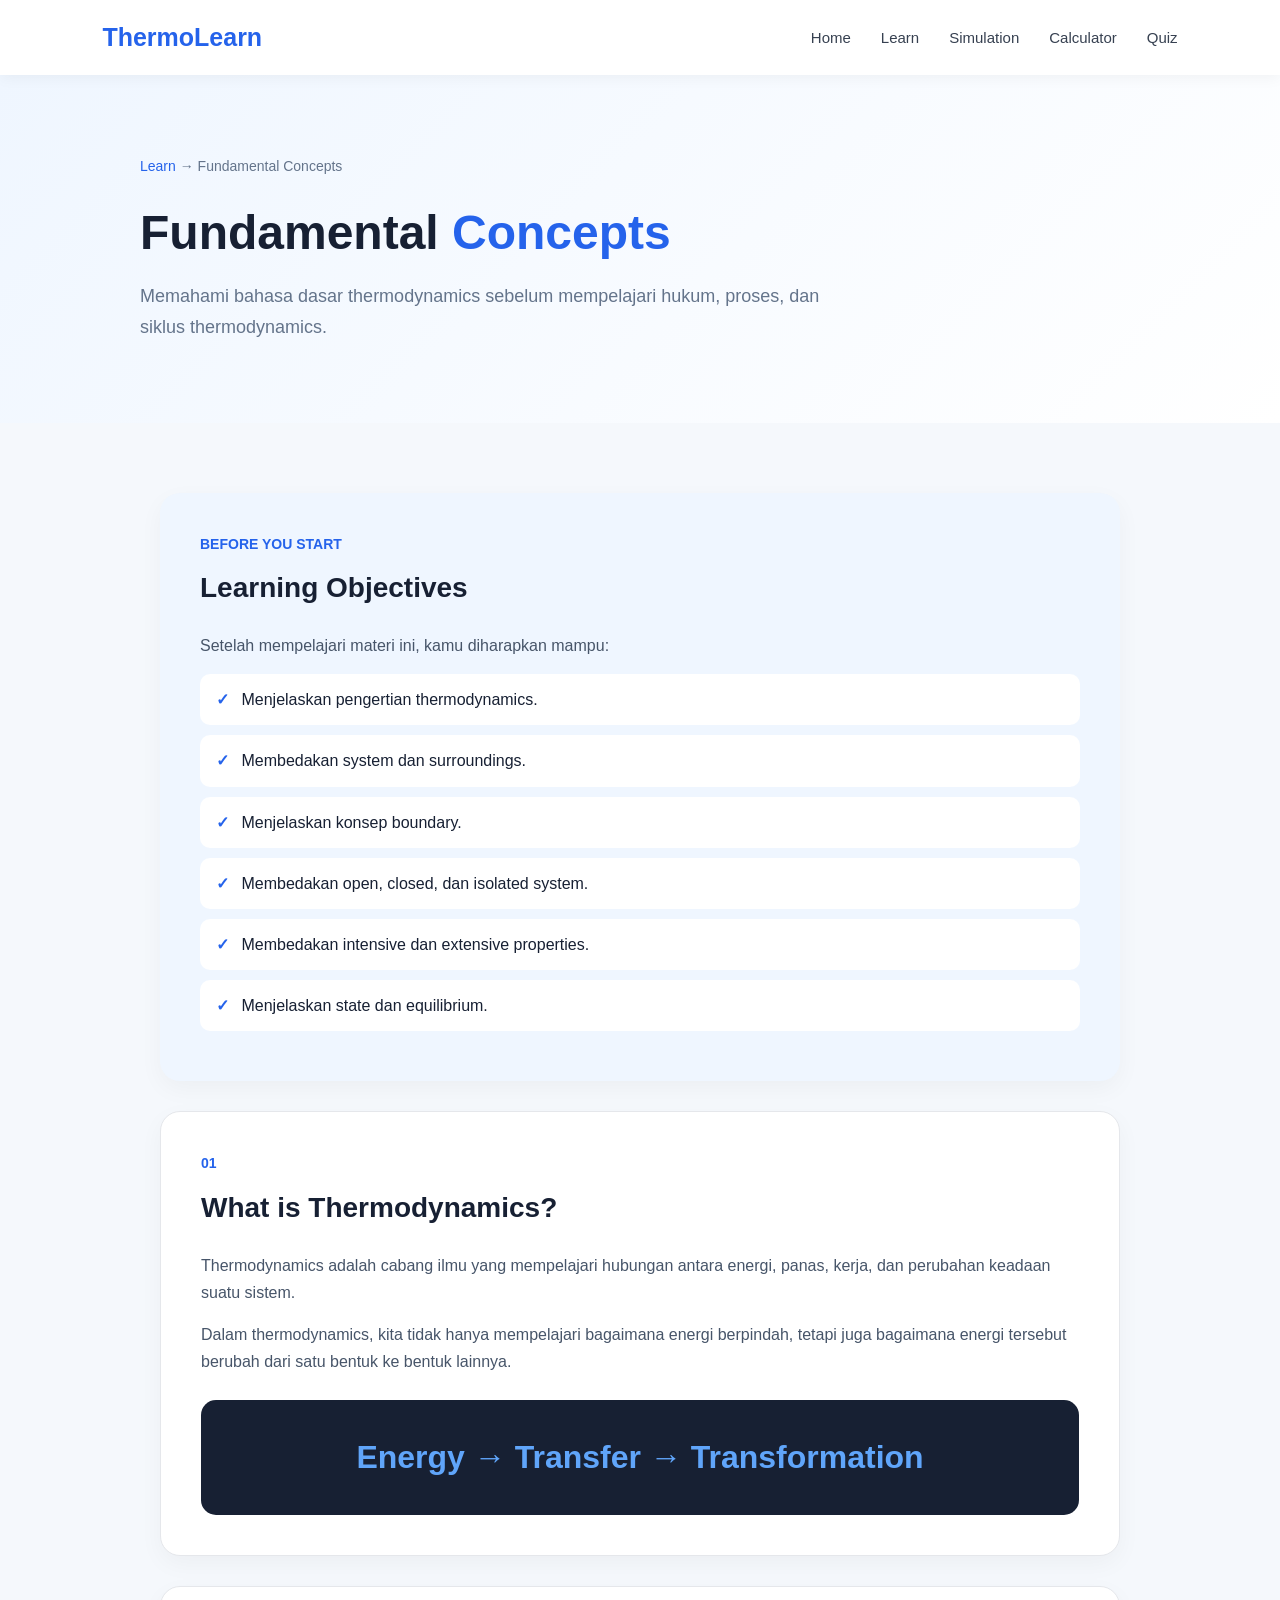
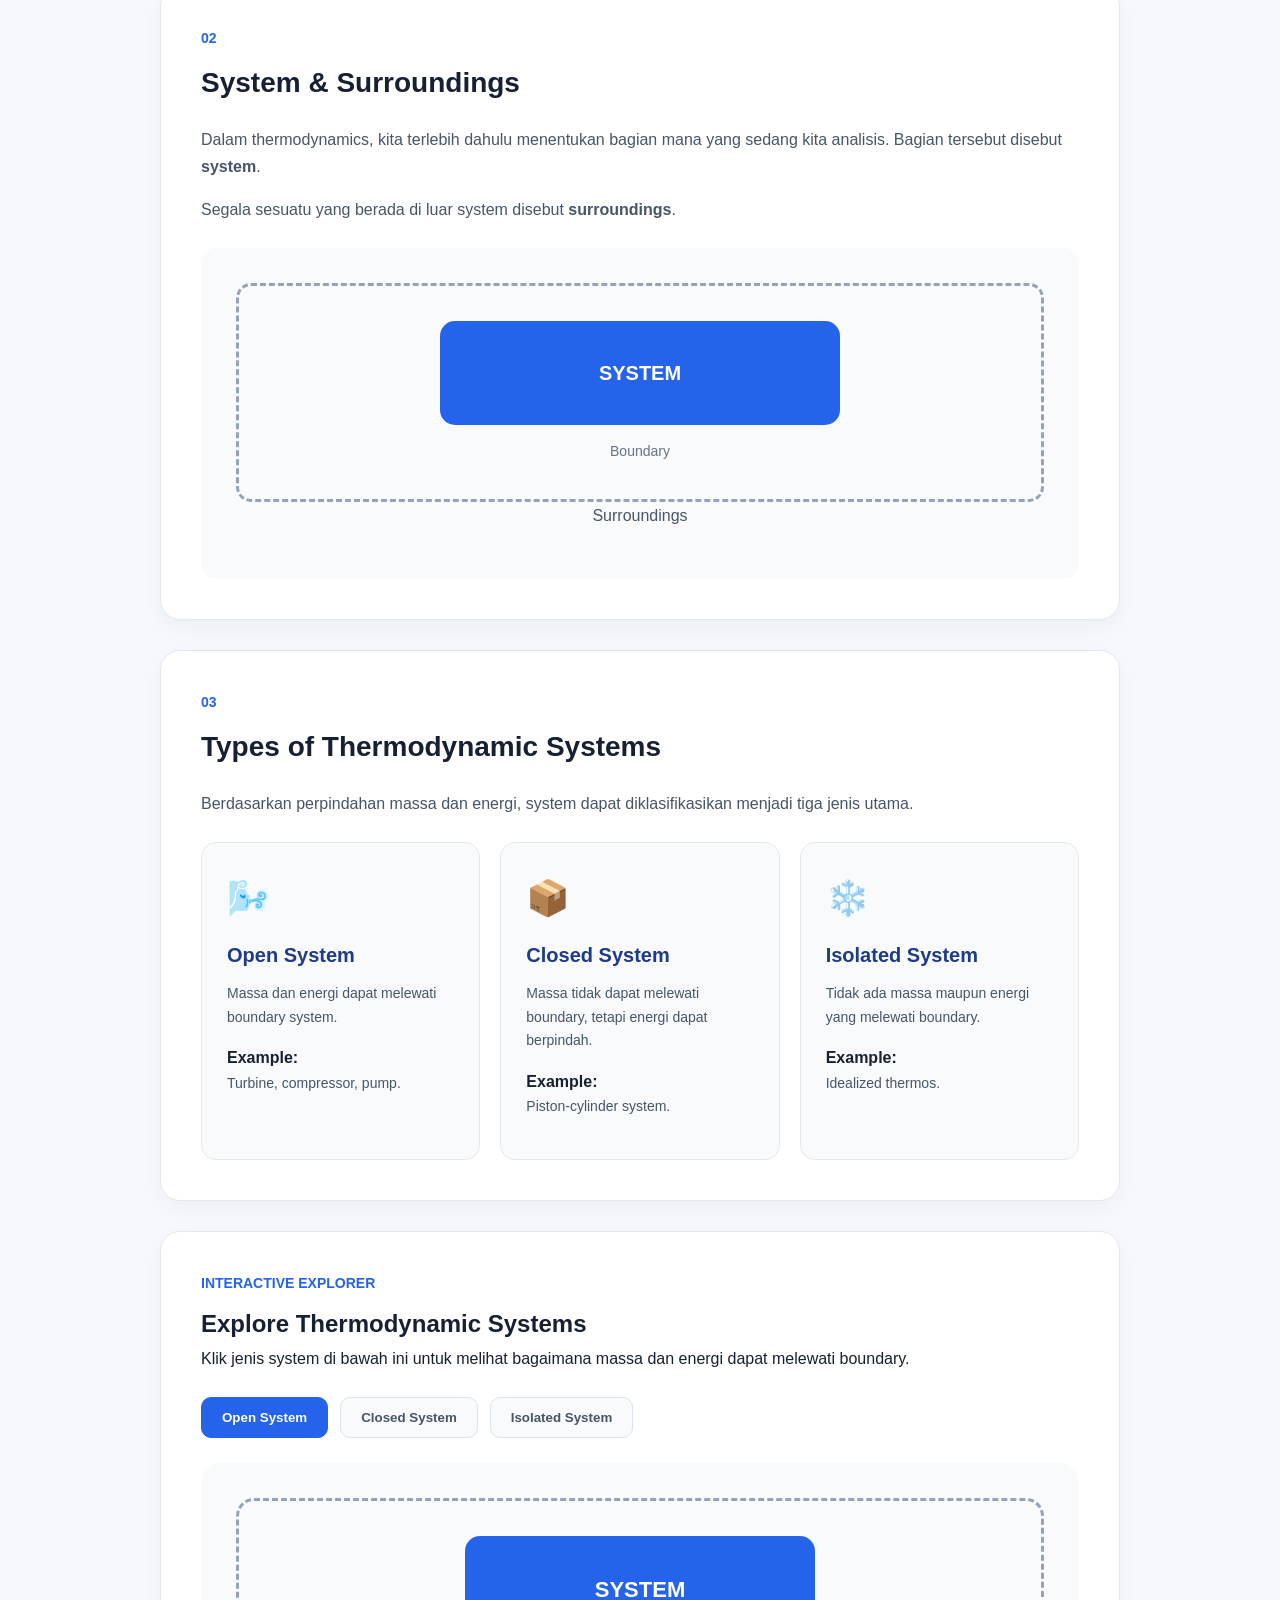
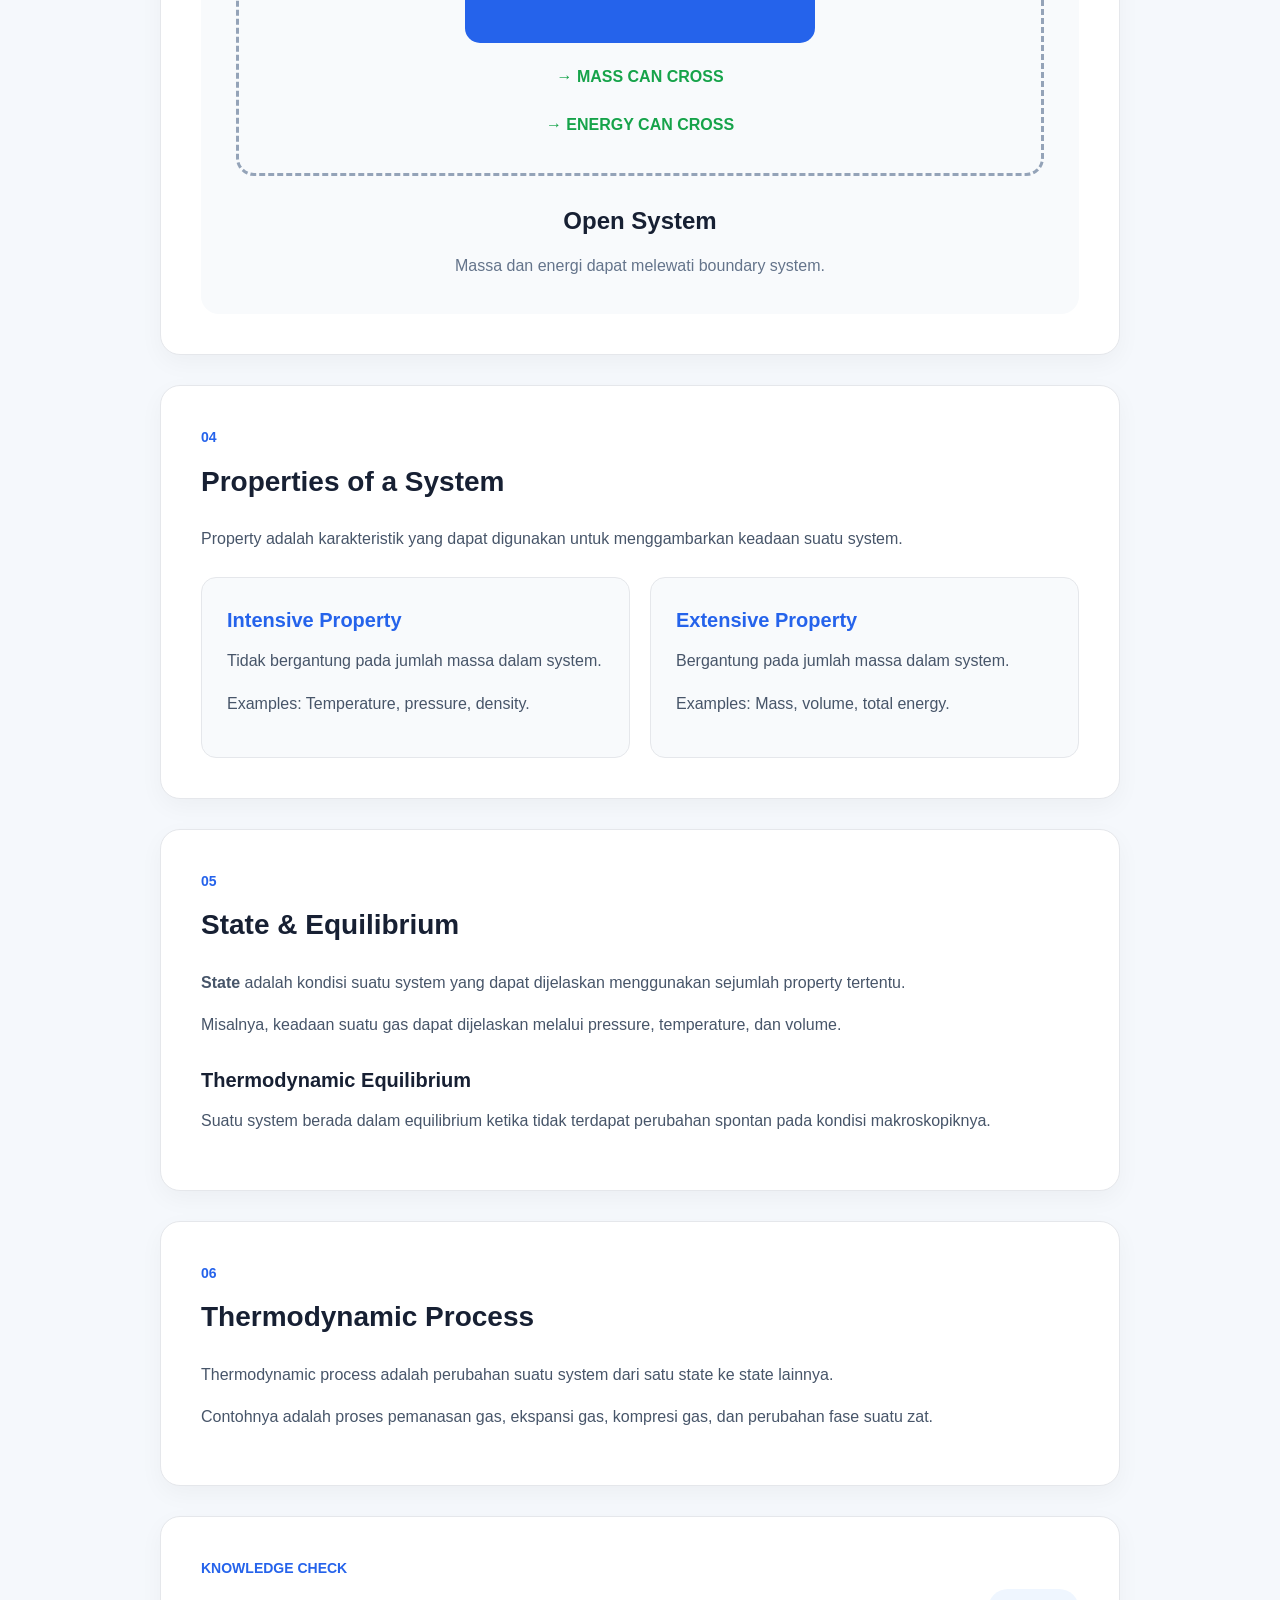
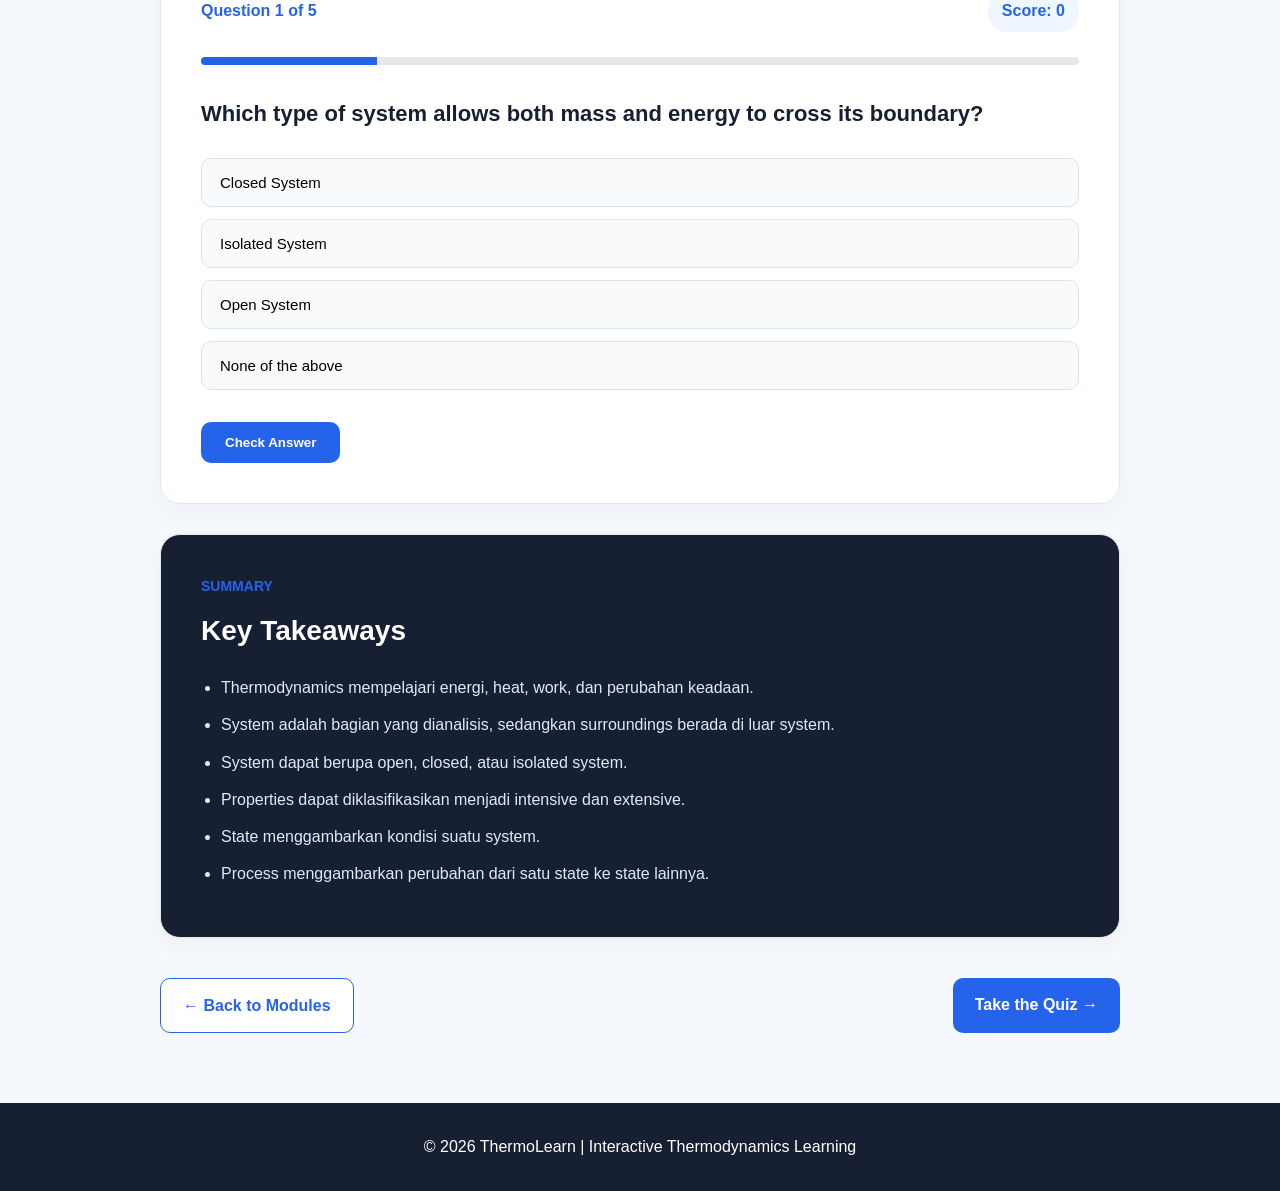
<file: fundamentals.html>
<!DOCTYPE html>
<html lang="id">

<head>

    <meta charset="UTF-8">
    <meta name="viewport" content="width=device-width, initial-scale=1.0">

    <title>Fundamental Concepts | ThermoLearn</title>

    <style>

        * {
            margin: 0;
            padding: 0;
            box-sizing: border-box;
        }

        body {
            font-family: Arial, sans-serif;
            background: #f5f8fc;
            color: #172033;
            line-height: 1.7;
        }

        /* ================= NAVBAR ================= */

        nav {
            height: 75px;
            background: white;

            display: flex;
            align-items: center;
            justify-content: space-between;

            padding: 0 8%;

            box-shadow: 0 2px 15px rgba(0, 0, 0, 0.05);

            position: sticky;
            top: 0;
            z-index: 100;
        }

        .logo {
            font-size: 25px;
            font-weight: bold;
            color: #2563eb;
        }

        nav ul {
            display: flex;
            list-style: none;
            gap: 30px;
        }

        nav ul li a {
            text-decoration: none;
            color: #374151;
            font-size: 15px;
        }

        nav ul li a:hover {
            color: #2563eb;
        }

        /* ================= HERO ================= */

        .lesson-hero {
            background: linear-gradient(
                135deg,
                #eff6ff,
                #ffffff
            );

            padding: 80px 8%;
        }

        .lesson-container {
            max-width: 1000px;
            margin: auto;
        }

        .breadcrumb {
            color: #64748b;
            font-size: 14px;
            margin-bottom: 25px;
        }

        .breadcrumb a {
            color: #2563eb;
            text-decoration: none;
        }

        .lesson-hero h1 {
            font-size: 48px;
            line-height: 1.2;
            margin-bottom: 20px;
        }

        .lesson-hero h1 span {
            color: #2563eb;
        }

        .lesson-hero p {
            color: #64748b;
            font-size: 18px;
            max-width: 700px;
        }

        /* ================= CONTENT ================= */

        .content {
            max-width: 1000px;
            margin: auto;
            padding: 70px 20px;
        }

        .lesson-section {
            background: white;
            padding: 40px;
            border-radius: 20px;
            margin-bottom: 30px;

            border: 1px solid #e5e7eb;

            box-shadow:
                0 8px 25px
                rgba(0, 0, 0, 0.04);
        }

        .section-number {
            color: #2563eb;
            font-size: 14px;
            font-weight: bold;
            margin-bottom: 8px;
        }

        .lesson-section h2 {
            font-size: 28px;
            margin-bottom: 20px;
        }

        .lesson-section h3 {
            font-size: 20px;
            margin-top: 25px;
            margin-bottom: 10px;
        }

        .lesson-section p {
            color: #475569;
            margin-bottom: 15px;
        }

        /* ================= OBJECTIVES ================= */

        .objectives {
            background: #eff6ff;
            border: none;
        }

        .objectives ul {
            list-style: none;
        }

        .objectives li {
            background: white;
            margin-bottom: 10px;
            padding: 12px 16px;
            border-radius: 10px;
        }

        .check {
            color: #2563eb;
            font-weight: bold;
            margin-right: 8px;
        }

        /* ================= SYSTEM DIAGRAM ================= */

        .system-diagram {
            background: #f8fafc;
            padding: 35px;
            border-radius: 15px;
            margin-top: 25px;
            text-align: center;
        }

        .surroundings {
            border: 3px dashed #94a3b8;
            padding: 35px;
            border-radius: 15px;
        }

        .system-box {
            background: #2563eb;
            color: white;
            padding: 35px;
            max-width: 400px;
            margin: auto;
            border-radius: 15px;
            font-size: 20px;
            font-weight: bold;
        }

        .boundary-label {
            color: #64748b;
            margin-top: 15px;
            font-size: 14px;
        }

        /* ================= SYSTEM TYPES ================= */

        .system-grid {
            display: grid;
            grid-template-columns: repeat(3, 1fr);
            gap: 20px;
            margin-top: 25px;
        }

        .system-card {
            border: 1px solid #e5e7eb;
            padding: 25px;
            border-radius: 15px;
            background: #f8fafc;
        }

        .system-card h3 {
            margin-top: 0;
            color: #1e3a8a;
        }

        .system-card .icon {
            font-size: 35px;
            margin-bottom: 10px;
        }

        .system-card p {
            font-size: 14px;
        }

        /* ================= PROPERTY ================= *//* ================= INTERACTIVE SYSTEM EXPLORER ================= */

.interactive-explorer {
    background: #ffffff;
    padding: 40px;
    border-radius: 20px;
    margin-bottom: 30px;
    border: 1px solid #e5e7eb;
    box-shadow: 0 8px 25px rgba(0, 0, 0, 0.04);
}

.system-buttons {
    display: flex;
    gap: 12px;
    margin: 25px 0;
    flex-wrap: wrap;
}

.system-button {
    padding: 12px 20px;
    border: 1px solid #dbe3ef;
    background: #f8fafc;
    color: #475569;
    border-radius: 10px;
    cursor: pointer;
    font-weight: bold;
    transition: 0.3s;
}

.system-button:hover {
    border-color: #2563eb;
    color: #2563eb;
}

.system-button.active {
    background: #2563eb;
    color: white;
    border-color: #2563eb;
}

.interactive-display {
    background: #f8fafc;
    border-radius: 18px;
    padding: 35px;
    text-align: center;
}

.interactive-diagram {
    border: 3px dashed #94a3b8;
    border-radius: 18px;
    padding: 35px;
    margin-bottom: 25px;
}

.interactive-system-box {
    max-width: 350px;
    margin: auto;
    padding: 35px 20px;
    background: #2563eb;
    color: white;
    border-radius: 15px;
    font-size: 22px;
    font-weight: bold;
}

.energy-flow,
.mass-flow {
    margin-top: 20px;
    font-weight: bold;
}

.flow-allowed {
    color: #16a34a;
}

.flow-blocked {
    color: #dc2626;
}

.interactive-display h3 {
    font-size: 24px;
    margin-bottom: 10px;
}

.interactive-display p {
    color: #64748b;
    max-width: 650px;
    margin: auto;
}

        .property-grid {
            display: grid;
            grid-template-columns: 1fr 1fr;
            gap: 20px;
            margin-top: 25px;
        }

        .property-card {
            padding: 25px;
            border-radius: 15px;
            background: #f8fafc;
            border: 1px solid #e5e7eb;
        }

        .property-card h3 {
            margin-top: 0;
            color: #2563eb;
        }

        /* ================= FORMULA ================= */

        .formula-box {
            background: #172033;
            color: white;
            padding: 30px;
            border-radius: 15px;
            text-align: center;
            margin-top: 25px;
        }

        .formula {
            font-size: 32px;
            font-weight: bold;
            color: #60a5fa;
        }

        /* ================= TAKEAWAYS ================= */

        .takeaways {
            background: #172033;
            color: white;
        }

        .takeaways h2 {
            color: white;
        }

        .takeaways ul {
            padding-left: 20px;
        }

        .takeaways li {
            margin-bottom: 10px;
            color: #dbeafe;
        }

        /* ================= BUTTON ================= *//* ================= QUIZ ================= */

.quiz-section {
    background: white;
    padding: 40px;
    border-radius: 20px;
    margin-bottom: 30px;
    border: 1px solid #e5e7eb;
    box-shadow: 0 8px 25px rgba(0, 0, 0, 0.04);
}

.quiz-header {
    display: flex;
    justify-content: space-between;
    align-items: center;
    margin-bottom: 25px;
    gap: 20px;
}

.quiz-progress {
    color: #2563eb;
    font-weight: bold;
}

.quiz-score {
    background: #eff6ff;
    color: #2563eb;
    padding: 8px 14px;
    border-radius: 20px;
    font-weight: bold;
}

.progress-bar {
    width: 100%;
    height: 8px;
    background: #e5e7eb;
    border-radius: 20px;
    overflow: hidden;
    margin-bottom: 30px;
}

.progress-fill {
    width: 20%;
    height: 100%;
    background: #2563eb;
    transition: 0.3s;
}

.question {
    font-size: 22px;
    font-weight: bold;
    margin-bottom: 25px;
}

.answer-option {
    display: block;
    width: 100%;
    text-align: left;
    padding: 15px 18px;
    margin-bottom: 12px;
    border: 1px solid #dbe3ef;
    background: #f8fafc;
    border-radius: 10px;
    cursor: pointer;
    font-size: 15px;
    transition: 0.2s;
}

.answer-option:hover {
    border-color: #2563eb;
    background: #eff6ff;
}

.answer-option.selected {
    background: #dbeafe;
    border-color: #2563eb;
    color: #1e3a8a;
    font-weight: bold;
}

.answer-option.correct {
    background: #dcfce7;
    border-color: #16a34a;
    color: #166534;
}

.answer-option.wrong {
    background: #fee2e2;
    border-color: #dc2626;
    color: #991b1b;
}

.quiz-feedback {
    margin-top: 20px;
    padding: 15px;
    border-radius: 10px;
    display: none;
}

.feedback-correct {
    background: #dcfce7;
    color: #166534;
}

.feedback-wrong {
    background: #fee2e2;
    color: #991b1b;
}

.quiz-button {
    border: none;
    background: #2563eb;
    color: white;
    padding: 13px 24px;
    border-radius: 10px;
    font-weight: bold;
    cursor: pointer;
    margin-top: 20px;
}

.quiz-button:hover {
    background: #1d4ed8;
}

.quiz-result {
    display: none;
    text-align: center;
    padding: 30px;
}

.quiz-result h2 {
    font-size: 32px;
    margin-bottom: 15px;
}

.final-score {
    font-size: 48px;
    color: #2563eb;
    font-weight: bold;
    margin: 20px 0;
}

@media (max-width: 600px) {

    .quiz-header {
        flex-direction: column;
        align-items: flex-start;
    }

}

        .navigation-buttons {
            display: flex;
            justify-content: space-between;
            gap: 20px;
            margin-top: 40px;
        }

        .btn {
            display: inline-block;
            padding: 13px 22px;
            border-radius: 10px;
            text-decoration: none;
            font-weight: bold;
        }

        .btn-primary {
            background: #2563eb;
            color: white;
        }

        .btn-secondary {
            background: white;
            color: #2563eb;
            border: 1px solid #2563eb;
        }

        /* ================= FOOTER ================= */

        footer {
            background: #172033;
            color: white;
            text-align: center;
            padding: 30px;
        }

        /* ================= RESPONSIVE ================= */

        @media (max-width: 800px) {

            nav ul {
                display: none;
            }

            .system-grid {
                grid-template-columns: 1fr;
            }

            .property-grid {
                grid-template-columns: 1fr;
            }

            .lesson-hero h1 {
                font-size: 38px;
            }

            .lesson-section {
                padding: 25px;
            }

        }

    </style>

</head>


<body>


    <!-- NAVBAR -->

    <nav>

    <div class="logo">
        ThermoLearn
    </div>

    <ul>

        <li>
            <a href="index.html">Home</a>
        </li>

        <li>
            <a href="learn.html">Learn</a>
        </li>

        <li>
            <a href="simulation.html">Simulation</a>
        </li>

        <li>
            <a href="calculator.html">Calculator</a>
        </li>

        <li>
            <a href="quiz.html">Quiz</a>
        </li>

    </ul>

</nav>

    <!-- LESSON HERO -->

    <section class="lesson-hero">

        <div class="lesson-container">

            <div class="breadcrumb">

                <a href="learn.html">
                    Learn
                </a>

                →

                Fundamental Concepts

            </div>

            <h1>

                Fundamental
                <span>Concepts</span>

            </h1>

            <p>

                Memahami bahasa dasar thermodynamics
                sebelum mempelajari hukum, proses,
                dan siklus thermodynamics.

            </p>

        </div>

    </section>


    <!-- CONTENT -->

    <main class="content">


        <!-- OBJECTIVES -->

        <section class="lesson-section objectives">

            <div class="section-number">
                BEFORE YOU START
            </div>

            <h2>
                Learning Objectives
            </h2>

            <p>
                Setelah mempelajari materi ini,
                kamu diharapkan mampu:
            </p>

            <ul>

                <li>
                    <span class="check">✓</span>
                    Menjelaskan pengertian thermodynamics.
                </li>

                <li>
                    <span class="check">✓</span>
                    Membedakan system dan surroundings.
                </li>

                <li>
                    <span class="check">✓</span>
                    Menjelaskan konsep boundary.
                </li>

                <li>
                    <span class="check">✓</span>
                    Membedakan open, closed, dan isolated system.
                </li>

                <li>
                    <span class="check">✓</span>
                    Membedakan intensive dan extensive properties.
                </li>

                <li>
                    <span class="check">✓</span>
                    Menjelaskan state dan equilibrium.
                </li>

            </ul>

        </section>


        <!-- SECTION 1 -->

        <section class="lesson-section">

            <div class="section-number">
                01
            </div>

            <h2>
                What is Thermodynamics?
            </h2>

            <p>

                Thermodynamics adalah cabang ilmu yang
                mempelajari hubungan antara energi,
                panas, kerja, dan perubahan keadaan
                suatu sistem.

            </p>

            <p>

                Dalam thermodynamics, kita tidak hanya
                mempelajari bagaimana energi berpindah,
                tetapi juga bagaimana energi tersebut
                berubah dari satu bentuk ke bentuk lainnya.

            </p>

            <div class="formula-box">

                <div class="formula">
                    Energy → Transfer → Transformation
                </div>

            </div>

        </section>


        <!-- SECTION 2 -->

        <section class="lesson-section">

            <div class="section-number">
                02
            </div>

            <h2>
                System & Surroundings
            </h2>

            <p>

                Dalam thermodynamics, kita terlebih dahulu
                menentukan bagian mana yang sedang kita
                analisis. Bagian tersebut disebut
                <strong>system</strong>.

            </p>

            <p>

                Segala sesuatu yang berada di luar system
                disebut <strong>surroundings</strong>.

            </p>


            <div class="system-diagram">

                <div class="surroundings">

                    <div class="system-box">

                        SYSTEM

                    </div>

                    <div class="boundary-label">

                        Boundary

                    </div>

                </div>

                <p>
                    Surroundings
                </p>

            </div>

        </section>


        <!-- SECTION 3 -->

        <section class="lesson-section">

            <div class="section-number">
                03
            </div>

            <h2>
                Types of Thermodynamic Systems
            </h2>

            <p>

                Berdasarkan perpindahan massa dan energi,
                system dapat diklasifikasikan menjadi
                tiga jenis utama.

            </p>


            <div class="system-grid">


                <div class="system-card">

                    <div class="icon">
                        🌬️
                    </div>

                    <h3>
                        Open System
                    </h3>

                    <p>

                        Massa dan energi dapat melewati
                        boundary system.

                    </p>

                    <strong>
                        Example:
                    </strong>

                    <p>
                        Turbine, compressor, pump.
                    </p>

                </div>


                <div class="system-card">

                    <div class="icon">
                        📦
                    </div>

                    <h3>
                        Closed System
                    </h3>

                    <p>

                        Massa tidak dapat melewati boundary,
                        tetapi energi dapat berpindah.

                    </p>

                    <strong>
                        Example:
                    </strong>

                    <p>
                        Piston-cylinder system.
                    </p>

                </div>


                <div class="system-card">

                    <div class="icon">
                        ❄️
                    </div>

                    <h3>
                        Isolated System
                    </h3>

                    <p>

                        Tidak ada massa maupun energi
                        yang melewati boundary.

                    </p>

                    <strong>
                        Example:
                    </strong>

                    <p>
                        Idealized thermos.
                    </p>

                </div>


            </div>

        </section>


        <!-- SECTION 4 --> <!-- INTERACTIVE SYSTEM EXPLORER -->

<section class="interactive-explorer">

    <div class="section-number">
        INTERACTIVE EXPLORER
    </div>

    <h2>
        Explore Thermodynamic Systems
    </h2>

    <p>
        Klik jenis system di bawah ini untuk melihat
        bagaimana massa dan energi dapat melewati boundary.
    </p>


    <div class="system-buttons">

        <button
            class="system-button active"
            onclick="showSystem('open')"
        >
            Open System
        </button>

        <button
            class="system-button"
            onclick="showSystem('closed')"
        >
            Closed System
        </button>

        <button
            class="system-button"
            onclick="showSystem('isolated')"
        >
            Isolated System
        </button>

    </div>


    <div class="interactive-display">

        <div class="interactive-diagram">

            <div class="interactive-system-box">

                SYSTEM

            </div>


            <div
                id="massFlow"
                class="mass-flow flow-allowed"
            >
                → MASS CAN CROSS
            </div>


            <div
                id="energyFlow"
                class="energy-flow flow-allowed"
            >
                → ENERGY CAN CROSS
            </div>

        </div>


        <h3 id="systemTitle">
            Open System
        </h3>


        <p id="systemDescription">

            Massa dan energi dapat melewati
            boundary system.

        </p>

    </div>

</section>


        <section class="lesson-section">

            <div class="section-number">
                04
            </div>

            <h2>
                Properties of a System
            </h2>

            <p>

                Property adalah karakteristik yang dapat
                digunakan untuk menggambarkan keadaan
                suatu system.

            </p>

            <div class="property-grid">


                <div class="property-card">

                    <h3>
                        Intensive Property
                    </h3>

                    <p>

                        Tidak bergantung pada jumlah
                        massa dalam system.

                    </p>

                    <p>
                        Examples:
                        Temperature, pressure,
                        density.

                    </p>

                </div>


                <div class="property-card">

                    <h3>
                        Extensive Property
                    </h3>

                    <p>

                        Bergantung pada jumlah massa
                        dalam system.

                    </p>

                    <p>
                        Examples:
                        Mass, volume, total energy.

                    </p>

                </div>


            </div>

        </section>


        <!-- SECTION 5 -->

        <section class="lesson-section">

            <div class="section-number">
                05
            </div>

            <h2>
                State & Equilibrium
            </h2>

            <p>

                <strong>State</strong> adalah kondisi
                suatu system yang dapat dijelaskan
                menggunakan sejumlah property tertentu.

            </p>

            <p>

                Misalnya, keadaan suatu gas dapat
                dijelaskan melalui pressure, temperature,
                dan volume.

            </p>

            <h3>
                Thermodynamic Equilibrium
            </h3>

            <p>

                Suatu system berada dalam equilibrium
                ketika tidak terdapat perubahan spontan
                pada kondisi makroskopiknya.

            </p>

        </section>


        <!-- SECTION 6 -->

        <section class="lesson-section">

            <div class="section-number">
                06
            </div>

            <h2>
                Thermodynamic Process
            </h2>

            <p>

                Thermodynamic process adalah perubahan
                suatu system dari satu state ke state
                lainnya.

            </p>

            <p>

                Contohnya adalah proses pemanasan gas,
                ekspansi gas, kompresi gas, dan perubahan
                fase suatu zat.

            </p>

        </section>


        <!-- TAKEAWAYS --><!-- ================= QUIZ ================= -->

<section class="quiz-section">

    <div class="section-number">
        KNOWLEDGE CHECK
    </div>

    <div class="quiz-header">

        <div class="quiz-progress" id="quizProgress">
            Question 1 of 5
        </div>

        <div class="quiz-score" id="quizScore">
            Score: 0
        </div>

    </div>


    <div class="progress-bar">

        <div
            class="progress-fill"
            id="progressFill"
        ></div>

    </div>


    <div id="quizContainer">

        <div
            class="question"
            id="questionText"
        ></div>


        <div id="answerContainer"></div>


        <div
            class="quiz-feedback"
            id="quizFeedback"
        ></div>


        <button
            class="quiz-button"
            id="quizButton"
            onclick="checkAnswer()"
        >
            Check Answer
        </button>

    </div>


    <div
        class="quiz-result"
        id="quizResult"
    >

        <h2>
            Quiz Complete!
        </h2>

        <p>
            Kamu telah menyelesaikan
            Fundamental Concepts Quiz.
        </p>

        <div
            class="final-score"
            id="finalScore"
        >
            0 / 5
        </div>

        <p id="resultMessage"></p>

        <button
            class="quiz-button"
            onclick="restartQuiz()"
        >
            Try Again
        </button>

    </div>

</section>

        <section class="lesson-section takeaways">

            <div class="section-number">
                SUMMARY
            </div>

            <h2>
                Key Takeaways
            </h2>

            <ul>

                <li>
                    Thermodynamics mempelajari energi,
                    heat, work, dan perubahan keadaan.
                </li>

                <li>
                    System adalah bagian yang dianalisis,
                    sedangkan surroundings berada di luar system.
                </li>

                <li>
                    System dapat berupa open, closed,
                    atau isolated system.
                </li>

                <li>
                    Properties dapat diklasifikasikan
                    menjadi intensive dan extensive.
                </li>

                <li>
                    State menggambarkan kondisi suatu system.
                </li>

                <li>
                    Process menggambarkan perubahan
                    dari satu state ke state lainnya.
                </li>

            </ul>

        </section>


        <!-- NAVIGATION -->

        <div class="navigation-buttons">

            <a
                href="learn.html"
                class="btn btn-secondary"
            >
                ← Back to Modules
            </a>

            <a
                href="#"
                class="btn btn-primary"
            >
                Take the Quiz →
            </a>

        </div>


    </main>


    <!-- FOOTER -->

    <footer>

        <p>
            © 2026 ThermoLearn |
            Interactive Thermodynamics Learning
        </p>

    </footer>


<script>

/* ================= QUIZ DATA ================= */

const quizQuestions = [

    {
        question:
            "Which type of system allows both mass and energy to cross its boundary?",

        answers: [
            "Closed System",
            "Isolated System",
            "Open System",
            "None of the above"
        ],

        correct: 2,

        explanation:
            "An open system allows both mass and energy to cross its boundary."
    },


    {
        question:
            "Which property does NOT depend on the amount of matter?",

        answers: [
            "Mass",
            "Volume",
            "Temperature",
            "Total Energy"
        ],

        correct: 2,

        explanation:
            "Temperature is an intensive property, so it does not depend on the amount of matter."
    },


    {
        question:
            "What is the region selected for thermodynamic analysis called?",

        answers: [
            "Surroundings",
            "System",
            "Environment",
            "Boundary"
        ],

        correct: 1,

        explanation:
            "The system is the region selected for thermodynamic analysis."
    },


    {
        question:
            "Which system does not allow mass or energy to cross its boundary?",

        answers: [
            "Open System",
            "Closed System",
            "Isolated System",
            "Control Volume"
        ],

        correct: 2,

        explanation:
            "An isolated system does not exchange mass or energy with its surroundings."
    },


    {
        question:
            "Which of the following is an extensive property?",

        answers: [
            "Temperature",
            "Pressure",
            "Density",
            "Volume"
        ],

        correct: 3,

        explanation:
            "Volume is an extensive property because it depends on the amount of matter."
    }

];


/* ================= QUIZ VARIABLES ================= */

let currentQuestion = 0;

let score = 0;

let selectedAnswer = null;


/* ================= LOAD QUESTION ================= */

function loadQuestion() {

    const question =
        quizQuestions[currentQuestion];


    document.getElementById(
        "quizProgress"
    ).textContent =
        "Question " +
        (currentQuestion + 1) +
        " of " +
        quizQuestions.length;


    document.getElementById(
        "quizScore"
    ).textContent =
        "Score: " + score;


    document.getElementById(
        "progressFill"
    ).style.width =
        ((currentQuestion + 1) /
        quizQuestions.length * 100) + "%";


    document.getElementById(
        "questionText"
    ).textContent =
        question.question;


    const answerContainer =
        document.getElementById(
            "answerContainer"
        );


    answerContainer.innerHTML = "";


    question.answers.forEach(
        function(answer, index) {

            const button =
                document.createElement(
                    "button"
                );

            button.className =
                "answer-option";

            button.textContent =
                answer;


            button.onclick =
                function() {

                    selectAnswer(
                        index,
                        button
                    );

                };


            answerContainer.appendChild(
                button
            );

        }
    );


    document.getElementById(
        "quizFeedback"
    ).style.display = "none";


    document.getElementById(
        "quizButton"
    ).textContent =
        "Check Answer";


    selectedAnswer = null;

}


/* ================= SELECT ANSWER ================= */

function selectAnswer(index, button) {

    const buttons =
        document.querySelectorAll(
            ".answer-option"
        );


    buttons.forEach(
        function(item) {

            item.classList.remove(
                "selected"
            );

        }
    );


    button.classList.add(
        "selected"
    );


    selectedAnswer = index;

}


/* ================= CHECK ANSWER ================= */

function checkAnswer() {

    if (selectedAnswer === null) {

        alert(
            "Please select an answer first."
        );

        return;

    }


    const question =
        quizQuestions[currentQuestion];


    const buttons =
        document.querySelectorAll(
            ".answer-option"
        );


    const feedback =
        document.getElementById(
            "quizFeedback"
        );


    buttons.forEach(
        function(button) {

            button.disabled = true;

        }
    );


    if (
        selectedAnswer ===
        question.correct
    ) {

        score++;


        buttons[
            selectedAnswer
        ].classList.add(
            "correct"
        );


        feedback.textContent =
            "✓ Correct! " +
            question.explanation;


        feedback.className =
            "quiz-feedback feedback-correct";


        feedback.style.display =
            "block";

    }

    else {

        buttons[
            selectedAnswer
        ].classList.add(
            "wrong"
        );


        buttons[
            question.correct
        ].classList.add(
            "correct"
        );


        feedback.textContent =
            "✕ Not quite. " +
            question.explanation;


        feedback.className =
            "quiz-feedback feedback-wrong";


        feedback.style.display =
            "block";

    }


    document.getElementById(
        "quizScore"
    ).textContent =
        "Score: " + score;


    const quizButton =
        document.getElementById(
            "quizButton"
        );


    if (
        currentQuestion <
        quizQuestions.length - 1
    ) {

        quizButton.textContent =
            "Next Question →";


        quizButton.onclick =
            function() {

                currentQuestion++;

                loadQuestion();

                quizButton.onclick =
                    checkAnswer;

            };

    }

    else {

        quizButton.textContent =
            "Finish Quiz";


        quizButton.onclick =
            finishQuiz;

    }

}


/* ================= FINISH QUIZ ================= */

function finishQuiz() {

    document.getElementById(
        "quizContainer"
    ).style.display =
        "none";


    document.getElementById(
        "quizResult"
    ).style.display =
        "block";


    document.getElementById(
        "finalScore"
    ).textContent =
        score +
        " / " +
        quizQuestions.length;


    const percentage =
        (
            score /
            quizQuestions.length
        ) * 100;


    let message = "";


    if (percentage === 100) {

        message =
            "Excellent! Kamu menguasai fundamental concepts dengan sangat baik.";

    }

    else if (percentage >= 80) {

        message =
            "Great job! Pemahaman kamu sudah sangat baik.";

    }

    else if (percentage >= 60) {

        message =
            "Good effort! Coba review kembali beberapa konsep.";

    }

    else {

        message =
            "Keep learning! Review kembali materi lalu coba quiz lagi.";

    }


    document.getElementById(
        "resultMessage"
    ).textContent =
        message;

}


/* ================= RESTART QUIZ ================= */

function restartQuiz() {

    currentQuestion = 0;

    score = 0;

    selectedAnswer = null;


    document.getElementById(
        "quizContainer"
    ).style.display =
        "block";


    document.getElementById(
        "quizResult"
    ).style.display =
        "none";


    const quizButton =
        document.getElementById(
            "quizButton"
        );


    quizButton.onclick =
        checkAnswer;


    loadQuestion();

}


/* ================= START QUIZ ================= */

loadQuestion();

</script></body><script>

function showSystem(type) {

    const title = document.getElementById("systemTitle");
    const description = document.getElementById("systemDescription");

    const massFlow = document.getElementById("massFlow");
    const energyFlow = document.getElementById("energyFlow");

    const buttons = document.querySelectorAll(".system-button");


    /* Reset active button */

    buttons.forEach(function(button) {

        button.classList.remove("active");

    });


    /* OPEN SYSTEM */

    if (type === "open") {

        buttons[0].classList.add("active");

        title.textContent = "Open System";

        description.textContent =
            "Massa dan energi dapat melewati boundary system. Contohnya adalah turbine, compressor, dan pump.";

        massFlow.textContent =
            "→ MASS CAN CROSS";

        massFlow.className =
            "mass-flow flow-allowed";

        energyFlow.textContent =
            "→ ENERGY CAN CROSS";

        energyFlow.className =
            "energy-flow flow-allowed";
    }


    /* CLOSED SYSTEM */

    else if (type === "closed") {

        buttons[1].classList.add("active");

        title.textContent = "Closed System";

        description.textContent =
            "Massa tidak dapat melewati boundary, tetapi energi dapat berpindah dalam bentuk heat atau work.";

        massFlow.textContent =
            "✕ MASS CANNOT CROSS";

        massFlow.className =
            "mass-flow flow-blocked";

        energyFlow.textContent =
            "→ ENERGY CAN CROSS";

        energyFlow.className =
            "energy-flow flow-allowed";
    }


    /* ISOLATED SYSTEM */

    else if (type === "isolated") {

        buttons[2].classList.add("active");

        title.textContent = "Isolated System";

        description.textContent =
            "Tidak ada massa maupun energi yang dapat melewati boundary system.";

        massFlow.textContent =
            "✕ MASS CANNOT CROSS";

        massFlow.className =
            "mass-flow flow-blocked";

        energyFlow.textContent =
            "✕ ENERGY CANNOT CROSS";

        energyFlow.className =
            "energy-flow flow-blocked";
    }

}

</script>

</html>
</file>
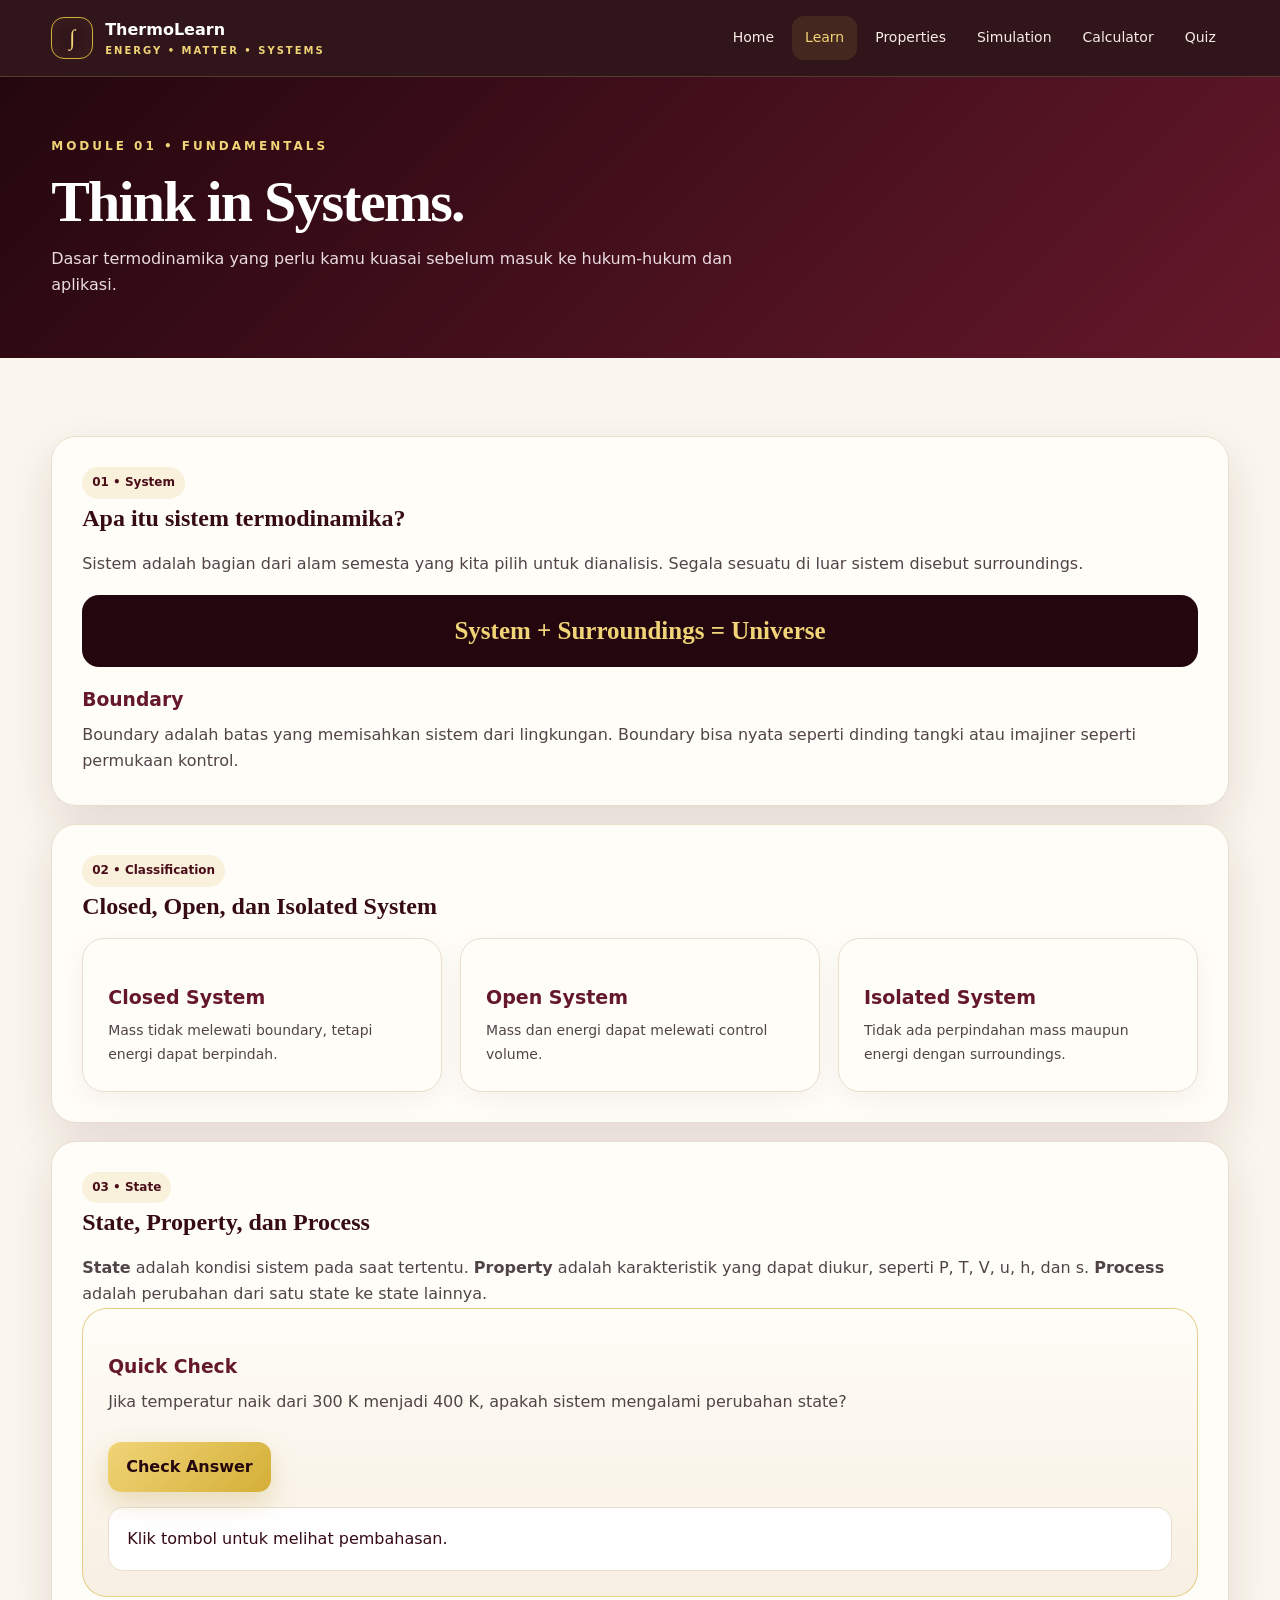
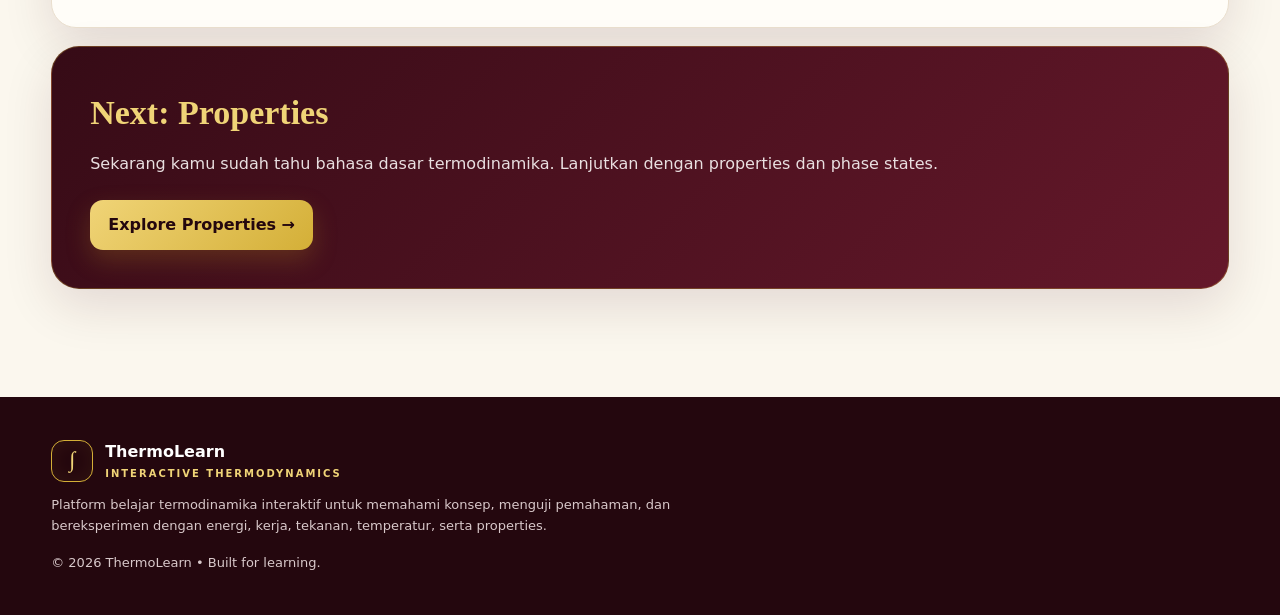
<file: learn.html>
<!DOCTYPE html>
<html lang="id">

<head>

    <meta charset="UTF-8">

    <meta
        name="viewport"
        content="width=device-width, initial-scale=1.0">

    <title>
        Learn | ThermoLearn
    </title>

    <link
        rel="stylesheet"
        href="style.css">

</head>

<body>

    <div id="site-nav"></div>


    <section class="page-hero">

        <div class="container">

            <div class="kicker">
                Module 01 • Fundamentals
            </div>

            <h1>
                Think in Systems.
            </h1>

            <p>

                Dasar termodinamika yang perlu
                kamu kuasai sebelum masuk ke
                hukum-hukum dan aplikasi.

            </p>

        </div>

    </section>


    <section class="section">

        <div class="container">


            <div class="lesson">

                <span class="badge">
                    01 • System
                </span>

                <h2>
                    Apa itu sistem termodinamika?
                </h2>

                <p>

                    Sistem adalah bagian dari alam
                    semesta yang kita pilih untuk
                    dianalisis. Segala sesuatu di luar
                    sistem disebut surroundings.

                </p>

                <div class="formula">

                    System + Surroundings = Universe

                </div>

                <h3>
                    Boundary
                </h3>

                <p>

                    Boundary adalah batas yang
                    memisahkan sistem dari lingkungan.
                    Boundary bisa nyata seperti dinding
                    tangki atau imajiner seperti
                    permukaan kontrol.

                </p>

            </div>


            <div class="lesson">

                <span class="badge">
                    02 • Classification
                </span>

                <h2>
                    Closed, Open, dan Isolated System
                </h2>

                <div class="grid grid-3">


                    <div class="card">

                        <h3>
                            Closed System
                        </h3>

                        <p>

                            Mass tidak melewati boundary,
                            tetapi energi dapat berpindah.

                        </p>

                    </div>


                    <div class="card">

                        <h3>
                            Open System
                        </h3>

                        <p>

                            Mass dan energi dapat melewati
                            control volume.

                        </p>

                    </div>


                    <div class="card">

                        <h3>
                            Isolated System
                        </h3>

                        <p>

                            Tidak ada perpindahan mass
                            maupun energi dengan
                            surroundings.

                        </p>

                    </div>

                </div>

            </div>


            <div class="lesson">

                <span class="badge">
                    03 • State
                </span>

                <h2>
                    State, Property, dan Process
                </h2>

                <p>

                    <b>State</b> adalah kondisi sistem
                    pada saat tertentu.

                    <b>Property</b> adalah karakteristik
                    yang dapat diukur, seperti P, T,
                    V, u, h, dan s.

                    <b>Process</b> adalah perubahan
                    dari satu state ke state lainnya.

                </p>


                <div class="interactive">

                    <h3>
                        Quick Check
                    </h3>

                    <p>

                        Jika temperatur naik dari
                        300 K menjadi 400 K,
                        apakah sistem mengalami
                        perubahan state?

                    </p>

                    <br>

                    <button
                        class="btn btn-gold"
                        onclick="
                        document.getElementById('check').textContent =
                        'Benar. Karena property state berubah, kondisi sistem juga berubah.';
                        markVisited('fundamentals');
                        ">

                        Check Answer

                    </button>


                    <div
                        id="check"
                        class="result">

                        Klik tombol untuk
                        melihat pembahasan.

                    </div>

                </div>

            </div>


            <div class="callout">

                <h2>
                    Next: Properties
                </h2>

                <p>

                    Sekarang kamu sudah tahu bahasa
                    dasar termodinamika. Lanjutkan
                    dengan properties dan phase states.

                </p>

                <a
                    class="btn btn-gold"
                    href="properties.html">

                    Explore Properties →

                </a>

            </div>


        </div>

    </section>


    <div id="site-footer"></div>


    <script src="app.js"></script>

    <script>
        renderNav("learn.html");
    </script>

</body>

</html>
</file>
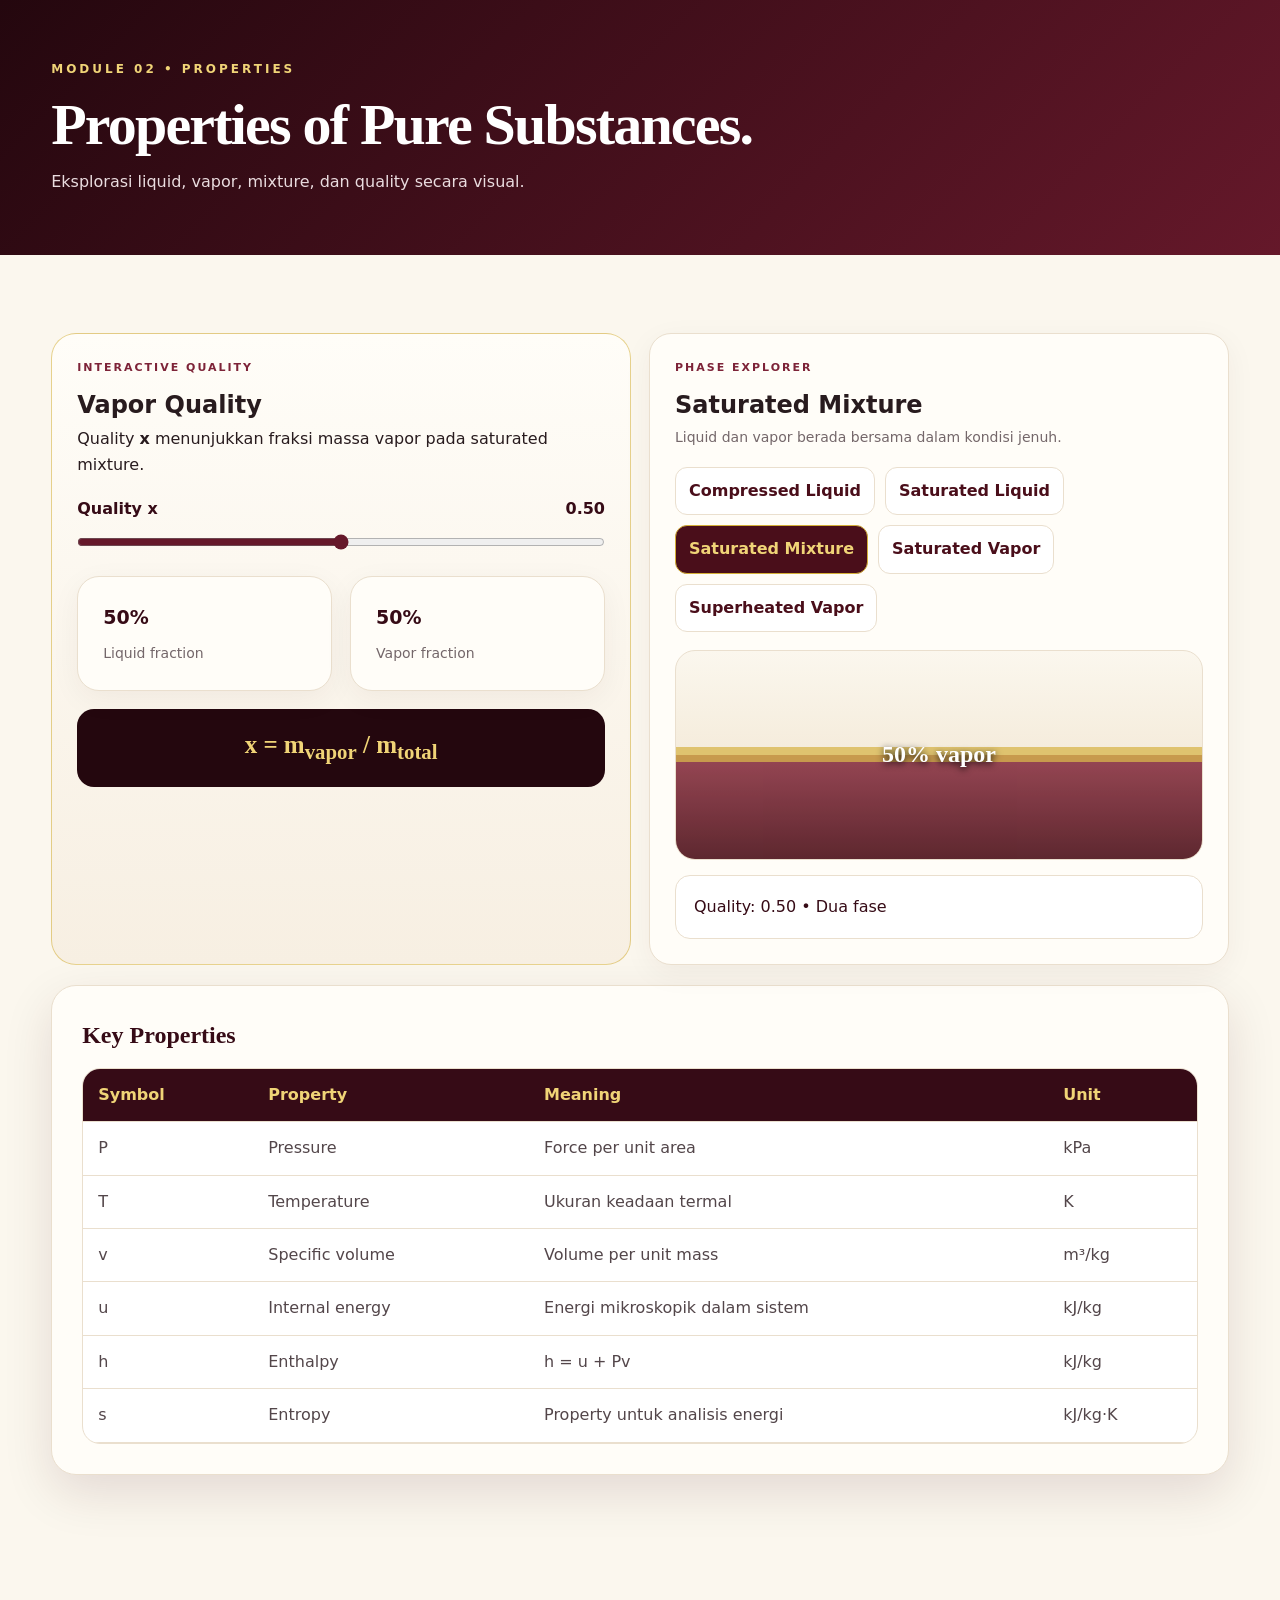
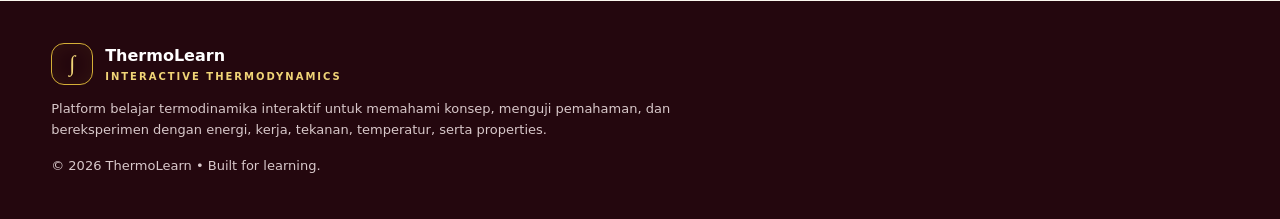
<file: properties.html>
<!DOCTYPE html>
<html lang="id">

<head>

    <meta charset="UTF-8">

    <meta
        name="viewport"
        content="width=device-width, initial-scale=1.0">

    <title>
        Properties | ThermoLearn
    </title>

    <link
        rel="stylesheet"
        href="style.css">

</head>

<body>

    <div id="site-nav"></div>


    <section class="page-hero">

        <div class="container">

            <div class="kicker">
                Module 02 • Properties
            </div>

            <h1>
                Properties of Pure Substances.
            </h1>

            <p>

                Eksplorasi liquid, vapor,
                mixture, dan quality
                secara visual.

            </p>

        </div>

    </section>


    <section class="section">

        <div class="container">


            <div class="grid grid-2">


                <!-- QUALITY -->

                <div class="interactive">

                    <div class="eyebrow">
                        Interactive quality
                    </div>

                    <h2>
                        Vapor Quality
                    </h2>

                    <p>

                        Quality <b>x</b> menunjukkan
                        fraksi massa vapor pada
                        saturated mixture.

                    </p>


                    <div class="control">

                        <label>

                            <span>
                                Quality x
                            </span>

                            <span id="qVal">
                                0.50
                            </span>

                        </label>

                        <input
                            id="qualitySlider"
                            type="range"
                            min="0"
                            max="1"
                            step="0.01"
                            value="0.5">

                    </div>


                    <div class="grid grid-2">

                        <div class="card">

                            <h3 id="liqPct">
                                50%
                            </h3>

                            <p>
                                Liquid fraction
                            </p>

                        </div>


                        <div class="card">

                            <h3 id="vapPct">
                                50%
                            </h3>

                            <p>
                                Vapor fraction
                            </p>

                        </div>

                    </div>


                    <div class="formula">

                        x =
                        m<sub>vapor</sub>
                        /
                        m<sub>total</sub>

                    </div>

                </div>


                <!-- PHASE EXPLORER -->

                <div class="card">

                    <div class="eyebrow">
                        Phase explorer
                    </div>

                    <h2 id="phaseTitle">
                        Saturated Mixture
                    </h2>

                    <p id="phaseDesc">

                        Liquid dan vapor berada
                        bersama dalam kondisi jenuh.

                    </p>


                    <div class="phase-buttons">

                        <button
                            class="phase-btn"
                            data-phase="compressed">

                            Compressed Liquid

                        </button>

                        <button
                            class="phase-btn"
                            data-phase="satliq">

                            Saturated Liquid

                        </button>

                        <button
                            class="phase-btn active"
                            data-phase="mix">

                            Saturated Mixture

                        </button>

                        <button
                            class="phase-btn"
                            data-phase="satvap">

                            Saturated Vapor

                        </button>

                        <button
                            class="phase-btn"
                            data-phase="super">

                            Superheated Vapor

                        </button>

                    </div>


                    <div class="phase-visual">

                        <div
                            class="liquid"
                            id="liquidVisual">
                        </div>

                        <div
                            class="phase-label"
                            id="phaseLabel">

                            50% mixture

                        </div>

                    </div>


                    <div
                        class="result"
                        id="phaseResult">

                        Quality:
                        0.50
                        •
                        Dua fase

                    </div>

                </div>

            </div>


            <!-- TABLE -->

            <div
                class="lesson"
                style="margin-top:20px">

                <h2>
                    Key Properties
                </h2>

                <div class="table-wrap">

                    <table class="table">

                        <tr>

                            <th>
                                Symbol
                            </th>

                            <th>
                                Property
                            </th>

                            <th>
                                Meaning
                            </th>

                            <th>
                                Unit
                            </th>

                        </tr>


                        <tr>

                            <td>P</td>

                            <td>
                                Pressure
                            </td>

                            <td>
                                Force per unit area
                            </td>

                            <td>
                                kPa
                            </td>

                        </tr>


                        <tr>

                            <td>T</td>

                            <td>
                                Temperature
                            </td>

                            <td>
                                Ukuran keadaan termal
                            </td>

                            <td>
                                K
                            </td>

                        </tr>


                        <tr>

                            <td>v</td>

                            <td>
                                Specific volume
                            </td>

                            <td>
                                Volume per unit mass
                            </td>

                            <td>
                                m³/kg
                            </td>

                        </tr>


                        <tr>

                            <td>u</td>

                            <td>
                                Internal energy
                            </td>

                            <td>
                                Energi mikroskopik
                                dalam sistem
                            </td>

                            <td>
                                kJ/kg
                            </td>

                        </tr>


                        <tr>

                            <td>h</td>

                            <td>
                                Enthalpy
                            </td>

                            <td>
                                h = u + Pv
                            </td>

                            <td>
                                kJ/kg
                            </td>

                        </tr>


                        <tr>

                            <td>s</td>

                            <td>
                                Entropy
                            </td>

                            <td>
                                Property untuk
                                analisis energi
                            </td>

                            <td>
                                kJ/kg·K
                            </td>

                        </tr>

                    </table>

                </div>

            </div>


        </div>

    </section>


    <div id="site-footer"></div>


    <script src="app.js"></script>


    <script>

        document.addEventListener(
            "DOMContentLoaded",
            () => {

                const slider =
                    document.getElementById(
                        "qualitySlider"
                    );

                const q =
                    document.getElementById(
                        "qVal"
                    );

                const lp =
                    document.getElementById(
                        "liqPct"
                    );

                const vp =
                    document.getElementById(
                        "vapPct"
                    );

                let current = "mix";


                function updateQuality() {

                    const x =
                        Number(slider.value);

                    q.textContent =
                        x.toFixed(2);

                    lp.textContent =
                        Math.round(
                            (1 - x) * 100
                        ) + "%";

                    vp.textContent =
                        Math.round(
                            x * 100
                        ) + "%";


                    if (current === "mix") {

                        document
                            .getElementById(
                                "liquidVisual"
                            )
                            .style.height =
                            ((1 - x) * 100) + "%";

                        document
                            .getElementById(
                                "phaseLabel"
                            )
                            .textContent =
                            Math.round(x * 100)
                            + "% vapor";

                    }

                    markVisited(
                        "properties"
                    );

                }


                slider.addEventListener(
                    "input",
                    updateQuality
                );


                const data = {

                    compressed: [
                        "Compressed Liquid",

                        "Temperatur berada di bawah kondisi saturasi pada tekanan tersebut.",

                        "< 0",

                        "Compressed liquid"
                    ],

                    satliq: [
                        "Saturated Liquid",

                        "Cairan tepat berada pada kondisi jenuh.",

                        "0",

                        "Saturated liquid"
                    ],

                    mix: [
                        "Saturated Mixture",

                        "Liquid dan vapor coexist dalam dua fase.",

                        "0–1",

                        "Two-phase mixture"
                    ],

                    satvap: [
                        "Saturated Vapor",

                        "Vapor tepat berada pada kondisi jenuh.",

                        "1",

                        "Saturated vapor"
                    ],

                    super: [
                        "Superheated Vapor",

                        "Vapor berada di atas temperatur saturasi. Quality tidak didefinisikan di region ini.",

                        "Not defined",

                        "Superheated vapor"
                    ]

                };


                document
                    .querySelectorAll(
                        "[data-phase]"
                    )
                    .forEach(button => {

                        button.onclick = () => {

                            current =
                                button.dataset.phase;


                            document
                                .querySelectorAll(
                                    "[data-phase]"
                                )
                                .forEach(
                                    b =>
                                        b.classList
                                            .remove(
                                                "active"
                                            )
                                );


                            button.classList
                                .add("active");


                            const d =
                                data[current];


                            document
                                .getElementById(
                                    "phaseTitle"
                                )
                                .textContent =
                                d[0];


                            document
                                .getElementById(
                                    "phaseDesc"
                                )
                                .textContent =
                                d[1];


                            document
                                .getElementById(
                                    "phaseResult"
                                )
                                .textContent =
                                "Quality: "
                                + d[2]
                                + " • "
                                + d[3];


                            const liquid =
                                document
                                    .getElementById(
                                        "liquidVisual"
                                    );


                            const label =
                                document
                                    .getElementById(
                                        "phaseLabel"
                                    );


                            if (
                                current ===
                                "compressed"
                            ) {

                                liquid.style.height =
                                    "88%";

                                label.textContent =
                                    "Compressed Liquid";

                            }

                            else if (
                                current ===
                                "satliq"
                            ) {

                                liquid.style.height =
                                    "100%";

                                label.textContent =
                                    "Saturated Liquid";

                            }

                            else if (
                                current ===
                                "mix"
                            ) {

                                updateQuality();

                            }

                            else if (
                                current ===
                                "satvap"
                            ) {

                                liquid.style.height =
                                    "0%";

                                label.textContent =
                                    "Saturated Vapor";

                            }

                            else {

                                liquid.style.height =
                                    "0%";

                                label.textContent =
                                    "Superheated Vapor";

                            }

                        };

                    });


                updateQuality();

            }
        );

    </script>

</body>

</html>
</file>
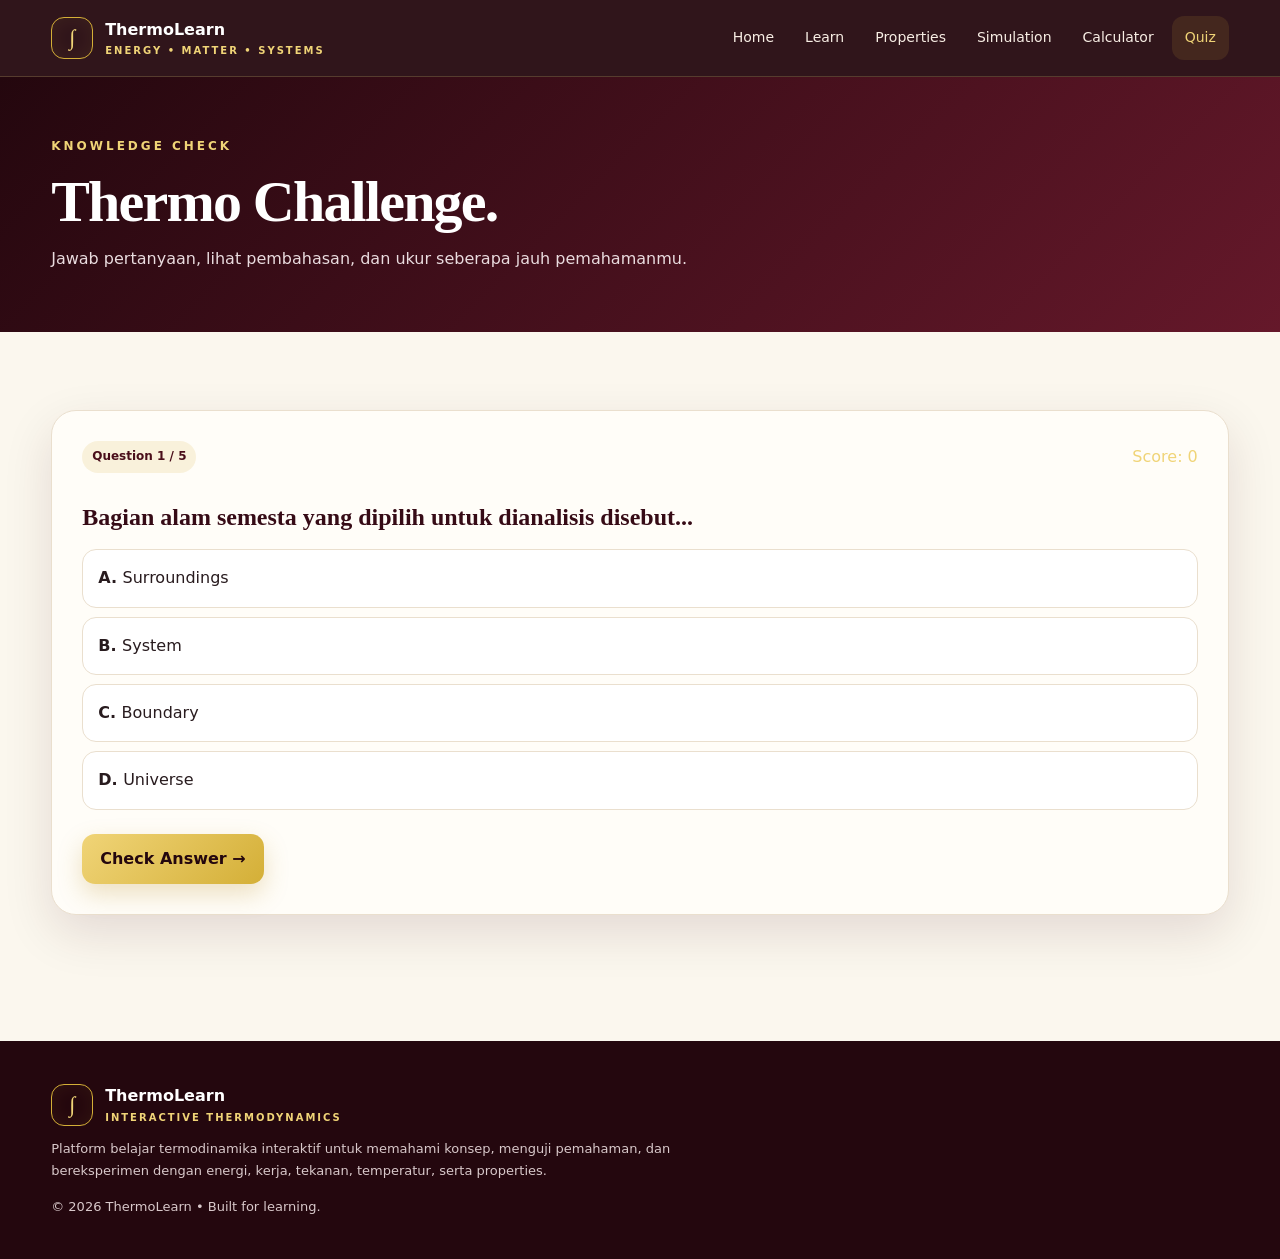
<file: quiz.html>
<!DOCTYPE html>
<html lang="id">

<head>

    <meta charset="UTF-8">

    <meta
        name="viewport"
        content="width=device-width, initial-scale=1.0">

    <title>
        Quiz | ThermoLearn
    </title>

    <link
        rel="stylesheet"
        href="style.css">

</head>

<body>

    <div id="site-nav"></div>


    <section class="page-hero">

        <div class="container">

            <div class="kicker">
                Knowledge Check
            </div>

            <h1>
                Thermo Challenge.
            </h1>

            <p>

                Jawab pertanyaan,
                lihat pembahasan,
                dan ukur seberapa jauh
                pemahamanmu.

            </p>

        </div>

    </section>


    <section class="section">

        <div class="container">

            <div class="lesson">


                <div
                    style="
                    display:flex;
                    justify-content:space-between;
                    gap:15px;
                    align-items:center;
                    ">

                    <span
                        class="badge"
                        id="counter">

                        Question 1 / 5

                    </span>


                    <span
                        class="gold"
                        id="scoreTop">

                        Score: 0

                    </span>

                </div>


                <div
                    id="quizArea"
                    style="margin-top:25px">

                </div>


                <button
                    class="btn btn-gold"
                    id="nextBtn"
                    style="margin-top:15px">

                    Check Answer →

                </button>


                <div
                    id="quizFeedback">

                </div>


            </div>

        </div>

    </section>


    <div id="site-footer"></div>


    <script src="app.js"></script>


    <script>

        renderNav("quiz.html");


        document.addEventListener(
            "DOMContentLoaded",
            () => {


                const questions = [


                    {

                        q:
                        "Bagian alam semesta yang dipilih untuk dianalisis disebut...",

                        answers: [
                            "Surroundings",
                            "System",
                            "Boundary",
                            "Universe"
                        ],

                        correct: 1,

                        explanation:
                        "System adalah bagian yang kita pilih untuk dianalisis."

                    },


                    {

                        q:
                        "Pada closed system, apa yang tidak melewati boundary?",

                        answers: [
                            "Energy",
                            "Heat",
                            "Mass",
                            "Work"
                        ],

                        correct: 2,

                        explanation:
                        "Closed system tidak mengizinkan perpindahan mass, tetapi energy dapat berpindah."

                    },


                    {

                        q:
                        "Persamaan First Law untuk closed system pada konvensi kita adalah...",

                        answers: [
                            "ΔU = Q + W",
                            "ΔU = Q − W",
                            "ΔU = W − Q",
                            "ΔU = QW"
                        ],

                        correct: 1,

                        explanation:
                        "Dengan W sebagai work done by the system, ΔU = Q − W."

                    },


                    {

                        q:
                        "Jika Q = 500 kJ dan W = 200 kJ, maka ΔU = ...",

                        answers: [
                            "200 kJ",
                            "300 kJ",
                            "500 kJ",
                            "700 kJ"
                        ],

                        correct: 1,

                        explanation:
                        "ΔU = 500 − 200 = 300 kJ."

                    },


                    {

                        q:
                        "Dalam saturated mixture, nilai quality x berada pada rentang...",

                        answers: [
                            "x < 0",
                            "0 ≤ x ≤ 1",
                            "x > 1",
                            "Selalu x = 1"
                        ],

                        correct: 1,

                        explanation:
                        "Quality didefinisikan sebagai vapor mass fraction pada saturated mixture, dari 0 sampai 1."

                    }

                ];


                let currentQuestion = 0;

                let score = 0;

                let answered = false;


                const quizArea =
                    document.getElementById(
                        "quizArea"
                    );


                const counter =
                    document.getElementById(
                        "counter"
                    );


                const scoreTop =
                    document.getElementById(
                        "scoreTop"
                    );


                const nextBtn =
                    document.getElementById(
                        "nextBtn"
                    );


                const feedback =
                    document.getElementById(
                        "quizFeedback"
                    );


                function renderQuestion() {

                    answered = false;


                    const question =
                        questions[
                            currentQuestion
                        ];


                    counter.textContent =
                        `Question ${
                            currentQuestion + 1
                        } / ${
                            questions.length
                        }`;


                    scoreTop.textContent =
                        `Score: ${score}`;


                    quizArea.innerHTML = `

                        <h2>
                            ${question.q}
                        </h2>

                        ${question.answers
                            .map(
                                (answer, index) => `

                                    <button
                                        class="quiz-option"
                                        data-index="${index}">

                                        <b>
                                            ${String.fromCharCode(
                                                65 + index
                                            )}.
                                        </b>

                                        ${answer}

                                    </button>

                                `
                            )
                            .join("")}

                    `;


                    feedback.innerHTML = "";


                    nextBtn.textContent =
                        "Check Answer →";


                    document
                        .querySelectorAll(
                            ".quiz-option"
                        )
                        .forEach(button => {


                            button.onclick =
                                () => {


                                    if (
                                        answered
                                    ) {
                                        return;
                                    }


                                    answered = true;


                                    const selected =
                                        Number(
                                            button.dataset
                                                .index
                                        );


                                    if (
                                        selected ===
                                        question.correct
                                    ) {

                                        score++;


                                        button
                                            .classList
                                            .add(
                                                "correct"
                                            );


                                        feedback.innerHTML = `

                                            <div
                                                class="result"
                                                style="margin-top:15px">

                                                <b>
                                                    Correct!
                                                </b>

                                                <br>

                                                ${
                                                    question
                                                        .explanation
                                                }

                                            </div>

                                        `;

                                    }

                                    else {

                                        button
                                            .classList
                                            .add(
                                                "wrong"
                                            );


                                        document
                                            .querySelectorAll(
                                                ".quiz-option"
                                            )[
                                                question.correct
                                            ]
                                            .classList
                                            .add(
                                                "correct"
                                            );


                                        feedback.innerHTML = `

                                            <div
                                                class="result"
                                                style="margin-top:15px">

                                                <b>
                                                    Belum tepat.
                                                </b>

                                                <br>

                                                ${
                                                    question
                                                        .explanation
                                                }

                                            </div>

                                        `;

                                    }


                                    scoreTop.textContent =
                                        `Score: ${score}`;


                                    nextBtn.textContent =
                                        currentQuestion ===
                                        questions.length - 1

                                        ? "See Final Score →"

                                        : "Next Question →";

                                };

                        });

                }


                nextBtn.onclick = () => {


                    if (!answered) {

                        return;

                    }


                    if (
                        currentQuestion <
                        questions.length - 1
                    ) {

                        currentQuestion++;

                        renderQuestion();

                        return;

                    }


                    const percentage =
                        Math.round(
                            score /
                            questions.length *
                            100
                        );


                    quizArea.innerHTML = `

                        <div
                            style="text-align:center">

                            <div class="readout">

                                ${percentage}%

                            </div>

                            <h2>

                                ${
                                    percentage >= 80
                                        ? "Excellent work."
                                        : percentage >= 60
                                        ? "Good progress."
                                        : "Keep practicing."
                                }

                            </h2>

                            <p>

                                Kamu menjawab
                                ${score}
                                dari
                                ${questions.length}
                                soal dengan benar.

                            </p>

                        </div>

                    `;


                    feedback.innerHTML = `

                        <div class="result">

                            ${
                                percentage >= 80

                                    ? "Kamu sudah punya fondasi yang kuat. Coba simulation dan properties untuk memperdalam intuisi fisik."

                                    : "Ulangi Learn dan Calculator, lalu coba quiz lagi."
                            }

                        </div>

                    `;


                    nextBtn.style.display =
                        "none";


                    markVisited("quiz");

                };


                renderQuestion();

            }
        );

    </script>

</body>

</html>
</file>
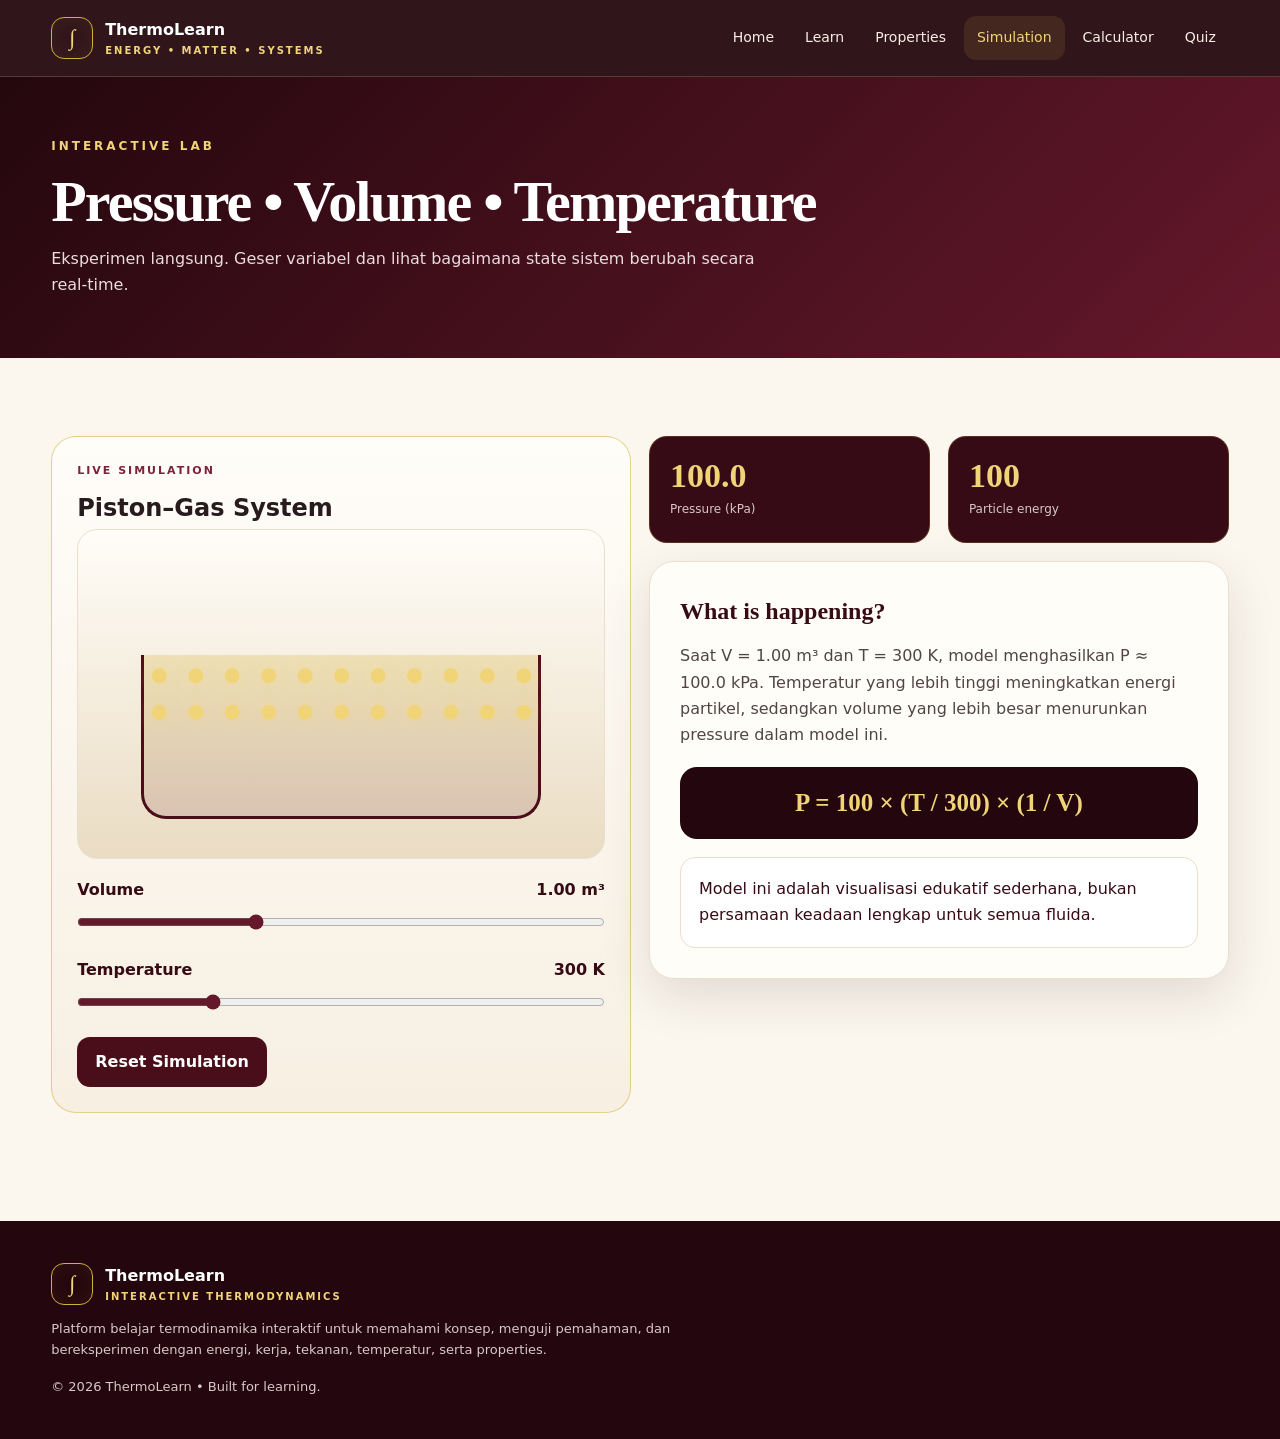
<file: simulation.html>
<!DOCTYPE html>
<html lang="id">

<head>

    <meta charset="UTF-8">

    <meta
        name="viewport"
        content="width=device-width, initial-scale=1.0">

    <title>
        Simulation | ThermoLearn
    </title>

    <link
        rel="stylesheet"
        href="style.css">

</head>

<body>

    <div id="site-nav"></div>


    <section class="page-hero">

        <div class="container">

            <div class="kicker">
                Interactive Lab
            </div>

            <h1>
                Pressure • Volume • Temperature
            </h1>

            <p>

                Eksperimen langsung.
                Geser variabel dan lihat
                bagaimana state sistem berubah
                secara real-time.

            </p>

        </div>

    </section>


    <section class="section">

        <div class="container">

            <div class="grid grid-2">


                <!-- SIMULATION -->

                <div class="interactive">

                    <div class="eyebrow">
                        Live simulation
                    </div>

                    <h2>
                        Piston–Gas System
                    </h2>


                    <div
                        class="phase-visual"
                        style="height:330px;background:linear-gradient(180deg,#fffdf8,#eadcc3)">

                        <div
                            id="gasLevel"
                            style="
                            position:absolute;
                            left:12%;
                            right:12%;
                            bottom:12%;
                            height:55%;
                            border:3px solid var(--burgundy-800);
                            border-top:0;
                            border-radius:0 0 25px 25px;
                            background:linear-gradient(
                            180deg,
                            rgba(212,175,55,.25),
                            rgba(107,30,46,.15)
                            );
                            transition:.25s;
                            ">
                        </div>


                        <div
                            id="simParticles"
                            style="
                            position:absolute;
                            inset:18% 22% 18%;
                            display:flex;
                            flex-wrap:wrap;
                            align-content:center;
                            justify-content:center;
                            gap:16px;
                            ">
                        </div>

                    </div>


                    <!-- VOLUME -->

                    <div class="control">

                        <label>

                            <span>
                                Volume
                            </span>

                            <span id="vText">
                                1.00 m³
                            </span>

                        </label>

                        <input
                            id="vSlider"
                            type="range"
                            min="0.5"
                            max="2"
                            step="0.01"
                            value="1">

                    </div>


                    <!-- TEMPERATURE -->

                    <div class="control">

                        <label>

                            <span>
                                Temperature
                            </span>

                            <span id="tText">
                                300 K
                            </span>

                        </label>

                        <input
                            id="tSlider"
                            type="range"
                            min="200"
                            max="600"
                            step="1"
                            value="300">

                    </div>


                    <button
                        class="btn btn-dark"
                        id="resetSim">

                        Reset Simulation

                    </button>

                </div>


                <!-- READOUT -->

                <div>


                    <div class="grid grid-2">

                        <div class="stat">

                            <b id="pText">
                                100.0
                            </b>

                            <span>
                                Pressure (kPa)
                            </span>

                        </div>


                        <div class="stat">

                            <b id="eText">
                                100
                            </b>

                            <span>
                                Particle energy
                            </span>

                        </div>

                    </div>


                    <div
                        class="lesson"
                        style="margin-top:18px">

                        <h2>
                            What is happening?
                        </h2>

                        <p id="simExplain">

                            Pada kondisi awal,
                            sistem berada pada
                            P = 100 kPa,
                            V = 1.00 m³,
                            T = 300 K.

                        </p>


                        <div class="formula">

                            P =
                            100 ×
                            (T / 300) ×
                            (1 / V)

                        </div>


                        <div class="result">

                            Model ini adalah visualisasi
                            edukatif sederhana, bukan
                            persamaan keadaan lengkap
                            untuk semua fluida.

                        </div>

                    </div>

                </div>

            </div>

        </div>

    </section>


    <div id="site-footer"></div>


    <script src="app.js"></script>


    <script>

        renderNav("simulation.html");


        document.addEventListener(
            "DOMContentLoaded",
            () => {

                const v =
                    document.getElementById(
                        "vSlider"
                    );

                const t =
                    document.getElementById(
                        "tSlider"
                    );

                const p =
                    document.getElementById(
                        "pText"
                    );

                const vt =
                    document.getElementById(
                        "vText"
                    );

                const tt =
                    document.getElementById(
                        "tText"
                    );

                const e =
                    document.getElementById(
                        "eText"
                    );

                const ex =
                    document.getElementById(
                        "simExplain"
                    );

                const gas =
                    document.getElementById(
                        "gasLevel"
                    );

                const parts =
                    document.getElementById(
                        "simParticles"
                    );


                // CREATE PARTICLES

                for (
                    let i = 0;
                    i < 22;
                    i++
                ) {

                    const particle =
                        document.createElement("i");

                    particle.className =
                        "particle";

                    particle.style.animationDelay =
                        (i * 0.07) + "s";

                    parts.appendChild(
                        particle
                    );

                }


                function calculate() {

                    const V =
                        Number(v.value);

                    const T =
                        Number(t.value);


                    const P =
                        100 *
                        (T / 300) *
                        (1 / V);


                    const energy =
                        (T / 300) *
                        100;


                    vt.textContent =
                        V.toFixed(2)
                        + " m³";


                    tt.textContent =
                        T + " K";


                    p.textContent =
                        P.toFixed(1);


                    e.textContent =
                        energy.toFixed(0);


                    gas.style.height =
                        Math.max(
                            25,
                            Math.min(
                                82,
                                50 / V
                            )
                        ) + "%";


                    parts.style.transform =
                        `scale(${0.75 + T / 500})`;


                    ex.textContent =

                        `Saat V = ${V.toFixed(2)} m³ dan T = ${T} K, model menghasilkan P ≈ ${P.toFixed(1)} kPa. Temperatur yang lebih tinggi meningkatkan energi partikel, sedangkan volume yang lebih besar menurunkan pressure dalam model ini.`;


                    markVisited(
                        "simulation"
                    );

                }


                v.addEventListener(
                    "input",
                    calculate
                );


                t.addEventListener(
                    "input",
                    calculate
                );


                document
                    .getElementById(
                        "resetSim"
                    )
                    .onclick = () => {

                        v.value = 1;

                        t.value = 300;

                        calculate();

                    };


                calculate();

            }
        );

    </script>

</body>

</html>
</file>
<file: style.css>
:root {
    --burgundy-950: #24070e;
    --burgundy-900: #360b16;
    --burgundy-800: #4a0e1a;
    --burgundy-700: #65182a;
    --burgundy-600: #7d2338;

    --gold: #d4af37;
    --gold-light: #f0d477;
    --gold-dark: #b98d20;

    --cream: #fbf7ee;
    --paper: #fffdf8;
    --ink: #281b1e;
    --muted: #74676a;
    --line: #eadfce;

    --shadow:
        0 18px 50px rgba(54, 11, 22, 0.12);

    --radius: 22px;
}

* {
    box-sizing: border-box;
    margin: 0;
    padding: 0;
}

html {
    scroll-behavior: smooth;
}

body {
    font-family:
        Inter,
        ui-sans-serif,
        system-ui,
        -apple-system,
        BlinkMacSystemFont,
        "Segoe UI",
        sans-serif;

    background: var(--cream);
    color: var(--ink);
    line-height: 1.65;
}

a {
    text-decoration: none;
    color: inherit;
}

button,
input {
    font: inherit;
}

button {
    cursor: pointer;
}

/* =========================
   CONTAINER
========================= */

.container {
    width: min(1180px, 92%);
    margin: auto;
}

/* =========================
   NAVBAR
========================= */

.navbar {
    position: sticky;
    top: 0;
    z-index: 1000;

    background: rgba(36, 7, 14, 0.94);
    backdrop-filter: blur(16px);

    border-bottom:
        1px solid rgba(240, 212, 119, 0.2);
}

.nav-inner {
    height: 76px;

    display: flex;
    align-items: center;
    justify-content: space-between;

    gap: 20px;
}

.brand {
    display: flex;
    align-items: center;
    gap: 12px;

    color: white;
    font-weight: 800;
}

.brand-mark {
    width: 42px;
    height: 42px;

    border:
        1px solid var(--gold);

    border-radius: 13px;

    display: grid;
    place-items: center;

    color: var(--gold-light);

    font-family: Georgia, serif;
    font-size: 22px;

    box-shadow:
        inset 0 0 20px rgba(212, 175, 55, 0.08);
}

.brand small {
    display: block;

    color: var(--gold-light);

    font-size: 10px;
    letter-spacing: 2px;

    text-transform: uppercase;
}

.nav-links {
    display: flex;
    gap: 5px;
    align-items: center;
}

.nav-links a {
    color: #f8eee4;

    padding:
        10px 13px;

    border-radius: 12px;

    font-size: 14px;

    transition: 0.2s;
}

.nav-links a:hover,
.nav-links a.active {
    background:
        rgba(212, 175, 55, 0.12);

    color: var(--gold-light);
}

.menu-btn {
    display: none;

    background: none;

    border:
        1px solid rgba(255, 255, 255, 0.25);

    color: white;

    padding:
        8px 11px;

    border-radius: 10px;
}

/* =========================
   BUTTON
========================= */

.btn {
    display: inline-flex;

    align-items: center;
    justify-content: center;

    gap: 9px;

    border: 0;

    border-radius: 13px;

    padding:
        12px 18px;

    font-weight: 750;

    transition:
        0.2s transform,
        0.2s box-shadow,
        0.2s background;
}

.btn:hover {
    transform: translateY(-2px);
}

.btn-gold {
    background:
        linear-gradient(
            135deg,
            var(--gold-light),
            var(--gold)
        );

    color: var(--burgundy-950);

    box-shadow:
        0 10px 25px
        rgba(185, 141, 32, 0.25);
}

.btn-dark {
    background: var(--burgundy-800);
    color: white;
}

.btn-outline {
    border:
        1px solid var(--gold-dark);

    background: transparent;

    color: var(--gold-light);
}

/* =========================
   HERO
========================= */

.hero {
    background:
        radial-gradient(
            circle at 85% 20%,
            rgba(212, 175, 55, 0.18),
            transparent 25%
        ),

        radial-gradient(
            circle at 10% 90%,
            rgba(125, 35, 56, 0.55),
            transparent 35%
        ),

        linear-gradient(
            135deg,
            var(--burgundy-950),
            var(--burgundy-700)
        );

    color: white;

    padding:
        88px 0 75px;

    overflow: hidden;

    position: relative;
}

.hero::after {
    content: "";

    position: absolute;

    inset:
        auto -10% -100px;

    height: 220px;

    background:
        var(--cream);

    border-radius:
        50% 50% 0 0 /
        45% 45% 0 0;
}

.hero-grid {
    display: grid;

    grid-template-columns:
        1.08fr 0.92fr;

    gap: 55px;

    align-items: center;

    position: relative;

    z-index: 1;
}

.kicker {
    color: var(--gold-light);

    font-size: 12px;

    font-weight: 800;

    letter-spacing: 3px;

    text-transform: uppercase;

    margin-bottom: 15px;
}

h1 {
    font-family:
        Georgia,
        "Times New Roman",
        serif;

    font-size:
        clamp(42px, 6vw, 76px);

    line-height: 1.03;

    letter-spacing: -1.8px;
}

h1 span,
.gold {
    color: var(--gold-light);
}

.hero p {
    color: #eadcdf;

    max-width: 650px;

    margin:
        22px 0 28px;

    font-size: 17px;
}

.hero-actions {
    display: flex;

    gap: 12px;

    flex-wrap: wrap;
}

/* =========================
   HERO SIMULATION
========================= */

.hero-card {
    background:
        rgba(255, 255, 255, 0.07);

    border:
        1px solid rgba(240, 212, 119, 0.28);

    border-radius: 28px;

    padding: 25px;

    box-shadow:
        0 25px 70px
        rgba(0, 0, 0, 0.25);
}

.piston {
    height: 280px;

    border:
        1px solid rgba(240, 212, 119, 0.35);

    border-radius: 20px;

    position: relative;

    overflow: hidden;

    background:
        linear-gradient(
            180deg,
            rgba(255, 255, 255, 0.04),
            rgba(0, 0, 0, 0.14)
        );
}

.piston-top {
    height: 58px;

    background:
        linear-gradient(
            135deg,
            #f0d477,
            #a9801f
        );

    margin:
        0 20px;

    border-radius:
        0 0 15px 15px;

    box-shadow:
        0 8px 20px
        rgba(0, 0, 0, 0.25);
}

.piston-body {
    position: absolute;

    left: 20%;
    right: 20%;

    bottom: 20px;
    top: 58px;

    border:
        2px solid
        rgba(240, 212, 119, 0.45);

    border-top: 0;

    border-radius:
        0 0 22px 22px;
}

.particles {
    position: absolute;

    inset:
        75px 25% 35px;

    display: flex;

    flex-wrap: wrap;

    gap: 14px;

    align-content: center;
    justify-content: center;
}

.particle {
    width: 11px;
    height: 11px;

    background:
        var(--gold-light);

    border-radius: 50%;

    box-shadow:
        0 0 14px
        rgba(240, 212, 119, 0.65);

    animation:
        float 2.5s
        ease-in-out
        infinite alternate;
}

.particle:nth-child(2n) {
    animation-delay: 0.5s;
}

.particle:nth-child(3n) {
    animation-delay: 1s;
}

@keyframes float {
    to {
        transform:
            translateY(-12px)
            translateX(7px);
    }
}

/* =========================
   SECTIONS
========================= */

.section {
    padding:
        78px 0;
}

.section-head {
    display: flex;

    justify-content: space-between;

    align-items: end;

    gap: 20px;

    margin-bottom: 30px;
}

.section-head h2 {
    font-family:
        Georgia,
        serif;

    font-size:
        clamp(30px, 4vw, 46px);

    line-height: 1.1;

    color: var(--burgundy-900);
}

.section-head p {
    color: var(--muted);

    max-width: 600px;
}

.eyebrow {
    color: var(--burgundy-600);

    font-weight: 800;

    text-transform: uppercase;

    letter-spacing: 2px;

    font-size: 11px;

    margin-bottom: 9px;
}

/* =========================
   GRID
========================= */

.grid {
    display: grid;

    gap: 18px;
}

.grid-4 {
    grid-template-columns:
        repeat(4, 1fr);
}

.grid-3 {
    grid-template-columns:
        repeat(3, 1fr);
}

.grid-2 {
    grid-template-columns:
        repeat(2, 1fr);
}

/* =========================
   CARD
========================= */

.card {
    background:
        var(--paper);

    border:
        1px solid var(--line);

    border-radius:
        var(--radius);

    padding: 25px;

    box-shadow:
        0 8px 30px
        rgba(54, 11, 22, 0.05);

    transition:
        0.25s transform,
        0.25s box-shadow,
        0.25s border;
}

.card:hover {
    transform:
        translateY(-5px);

    box-shadow:
        var(--shadow);

    border-color:
        rgba(212, 175, 55, 0.55);
}

.icon {
    width: 48px;
    height: 48px;

    border-radius: 15px;

    display: grid;
    place-items: center;

    background:
        rgba(107, 30, 46, 0.08);

    color:
        var(--burgundy-700);

    font-size: 22px;

    margin-bottom: 16px;
}

.card h3 {
    color:
        var(--burgundy-900);

    margin-bottom: 8px;

    font-size: 19px;
}

.card p {
    color:
        var(--muted);

    font-size: 14px;
}

/* =========================
   STATS
========================= */

.stat {
    background:
        var(--burgundy-900);

    color: white;

    border-radius: 18px;

    padding: 20px;

    border:
        1px solid
        rgba(212, 175, 55, 0.22);
}

.stat b {
    display: block;

    font:
        700 34px Georgia, serif;

    color:
        var(--gold-light);
}

.stat span {
    font-size: 12px;

    color: #d8c8ca;
}

/* =========================
   LEARNING PATH
========================= */

.path {
    position: relative;
}

.path::before {
    content: "";

    position: absolute;

    left: 24px;

    top: 40px;

    bottom: 40px;

    width: 2px;

    background:
        linear-gradient(
            var(--gold),
            transparent
        );
}

.path-item {
    display: grid;

    grid-template-columns:
        50px 1fr;

    gap: 20px;

    position: relative;

    margin-bottom: 18px;
}

.num {
    width: 50px;
    height: 50px;

    border-radius: 50%;

    background:
        var(--burgundy-800);

    color:
        var(--gold-light);

    border:
        2px solid
        var(--gold);

    display: grid;

    place-items: center;

    font-weight: 800;

    z-index: 1;
}

/* =========================
   PROGRESS
========================= */

.progress-wrap {
    background:
        #eee6d9;

    border-radius:
        99px;

    height: 10px;

    overflow: hidden;
}

.progress-bar {
    height: 100%;

    width: 0;

    background:
        linear-gradient(
            90deg,
            var(--burgundy-700),
            var(--gold)
        );

    border-radius:
        inherit;

    transition:
        width 0.5s;
}

/* =========================
   CALLOUT
========================= */

.callout {
    background:
        linear-gradient(
            135deg,
            var(--burgundy-900),
            var(--burgundy-700)
        );

    color: white;

    border-radius: 28px;

    padding: 38px;

    border:
        1px solid
        rgba(212, 175, 55, 0.3);

    box-shadow:
        var(--shadow);
}

.callout h2 {
    font-family:
        Georgia,
        serif;

    color:
        var(--gold-light);

    font-size: 34px;
}

.callout p {
    color:
        #e9dfe0;

    margin:
        10px 0 22px;
}

/* =========================
   PAGE HERO
========================= */

.page-hero {
    padding:
        60px 0;

    background:
        linear-gradient(
            135deg,
            var(--burgundy-950),
            var(--burgundy-700)
        );

    color: white;
}

.page-hero h1 {
    font-size:
        clamp(38px, 5vw, 58px);
}

.page-hero p {
    color:
        #eadcdf;

    max-width:
        720px;

    margin-top:
        14px;
}

/* =========================
   LESSON
========================= */

.lesson {
    background:
        var(--paper);

    border:
        1px solid var(--line);

    border-radius:
        25px;

    padding:
        30px;

    box-shadow:
        var(--shadow);

    margin-bottom:
        18px;
}

.lesson h2 {
    font-family:
        Georgia,
        serif;

    color:
        var(--burgundy-900);

    margin-bottom:
        12px;
}

.lesson h3 {
    color:
        var(--burgundy-700);

    margin:
        18px 0 6px;
}

.lesson p {
    color:
        #514447;
}

/* =========================
   FORMULA
========================= */

.formula {
    background:
        var(--burgundy-950);

    color:
        var(--gold-light);

    font:
        700 25px Georgia, serif;

    text-align:
        center;

    padding:
        22px;

    border-radius:
        17px;

    margin:
        18px 0;
}

/* =========================
   INTERACTIVE
========================= */

.interactive {
    border:
        1px solid
        rgba(212, 175, 55, 0.55);

    background:
        linear-gradient(
            180deg,
            #fffdf8,
            #f7efe2
        );

    border-radius:
        25px;

    padding:
        25px;
}

.control {
    margin:
        18px 0;
}

.control label {
    display: flex;

    justify-content:
        space-between;

    font-weight:
        750;

    color:
        var(--burgundy-900);

    margin-bottom:
        9px;
}

input[type="range"] {
    width:
        100%;

    accent-color:
        var(--burgundy-700);
}

input[type="number"] {
    width: 100%;

    padding:
        13px 15px;

    border:
        1px solid var(--line);

    border-radius:
        12px;

    outline: none;

    background: white;
}

input[type="number"]:focus {
    border-color:
        var(--gold-dark);

    box-shadow:
        0 0 0 3px
        rgba(212, 175, 55, 0.12);
}

.readout {
    font:
        700 28px Georgia, serif;

    color:
        var(--burgundy-800);
}

.result {
    margin-top:
        15px;

    padding:
        18px;

    border-radius:
        15px;

    background:
        white;

    border:
        1px solid var(--line);

    color:
        var(--burgundy-900);
}

/* =========================
   TABLE
========================= */

.table-wrap {
    overflow: auto;

    border:
        1px solid var(--line);

    border-radius:
        18px;

    background:
        white;
}

.table {
    width:
        100%;

    border-collapse:
        collapse;

    min-width:
        680px;
}

.table th {
    background:
        var(--burgundy-900);

    color:
        var(--gold-light);

    text-align:
        left;
}

.table th,
.table td {
    padding:
        13px 15px;

    border-bottom:
        1px solid var(--line);
}

.table td {
    color:
        #53464a;
}

/* =========================
   PHASE
========================= */

.phase-buttons {
    display: flex;

    gap: 10px;

    flex-wrap: wrap;

    margin:
        18px 0;
}

.phase-btn {
    border:
        1px solid var(--line);

    background:
        white;

    color:
        var(--burgundy-800);

    padding:
        10px 13px;

    border-radius:
        12px;

    font-weight:
        700;
}

.phase-btn.active,
.phase-btn:hover {
    background:
        var(--burgundy-800);

    color:
        var(--gold-light);

    border-color:
        var(--gold);
}

.phase-visual {
    height:
        210px;

    border-radius:
        20px;

    background:
        linear-gradient(
            180deg,
            #fbf7ee,
            #eee0c8
        );

    border:
        1px solid var(--line);

    position:
        relative;

    overflow:
        hidden;
}

.liquid {
    position:
        absolute;

    left: 0;
    right: 0;

    bottom: 0;

    height:
        50%;

    background:
        linear-gradient(
            180deg,
            #8b3042,
            #4a0e1a
        );

    opacity:
        0.88;

    transition:
        0.5s;
}

.liquid::before {
    content: "";

    position:
        absolute;

    left: 0;
    right: 0;

    top: -8px;

    height:
        15px;

    background:
        var(--gold);

    opacity:
        0.75;
}

.phase-label {
    position:
        absolute;

    inset:
        0;

    display:
        grid;

    place-items:
        center;

    font:
        700 24px Georgia, serif;

    color:
        white;

    text-shadow:
        0 2px 7px #000;
}

/* =========================
   QUIZ
========================= */

.quiz-option {
    display:
        block;

    width:
        100%;

    text-align:
        left;

    background:
        white;

    border:
        1px solid var(--line);

    padding:
        15px;

    border-radius:
        14px;

    margin:
        9px 0;

    color:
        var(--ink);
}

.quiz-option:hover {
    border-color:
        var(--gold);
}

.quiz-option.correct {
    border-color:
        #3d8051;

    background:
        #edf8ef;
}

.quiz-option.wrong {
    border-color:
        #a33d4f;

    background:
        #fff0f2;
}

/* =========================
   BADGE
========================= */

.badge {
    display:
        inline-flex;

    padding:
        6px 10px;

    border-radius:
        99px;

    background:
        rgba(212, 175, 55, 0.15);

    color:
        var(--burgundy-800);

    font-size:
        12px;

    font-weight:
        800;
}

/* =========================
   FOOTER
========================= */

footer {
    background:
        var(--burgundy-950);

    color:
        #d8c8ca;

    padding:
        42px 0;

    margin-top:
        30px;
}

footer .brand {
    margin-bottom:
        12px;
}

footer p {
    font-size:
        13px;

    max-width:
        650px;
}

/* =========================
   MOBILE MENU
========================= */

.mobile-menu {
    display:
        none;
}

@media (max-width: 900px) {

    .hero-grid {
        grid-template-columns:
            1fr;
    }

    .grid-4 {
        grid-template-columns:
            repeat(2, 1fr);
    }

    .nav-links {
        display:
            none;
    }

    .menu-btn {
        display:
            block;
    }

    .mobile-menu.open {
        display:
            flex;

        flex-direction:
            column;

        padding:
            8px 0 15px;
    }

    .mobile-menu a {
        color:
            white;

        padding:
            10px;
    }

    .section {
        padding:
            60px 0;
    }
}

@media (max-width: 600px) {

    .grid-4,
    .grid-3,
    .grid-2 {
        grid-template-columns:
            1fr;
    }

    .hero {
        padding:
            60px 0 50px;
    }

    .hero-card {
        padding:
            16px;
    }

    .piston {
        height:
            230px;
    }

    .section-head {
        display:
            block;
    }

    .section-head p {
        margin-top:
            10px;
    }

    .nav-inner {
        height:
            68px;
    }

    .page-hero {
        padding:
            48px 0;
    }

    .lesson,
    .card,
    .interactive {
        padding:
            20px;
    }

    .formula {
        font-size:
            21px;
    }

    .callout {
        padding:
            25px;
    }
}
</file>
